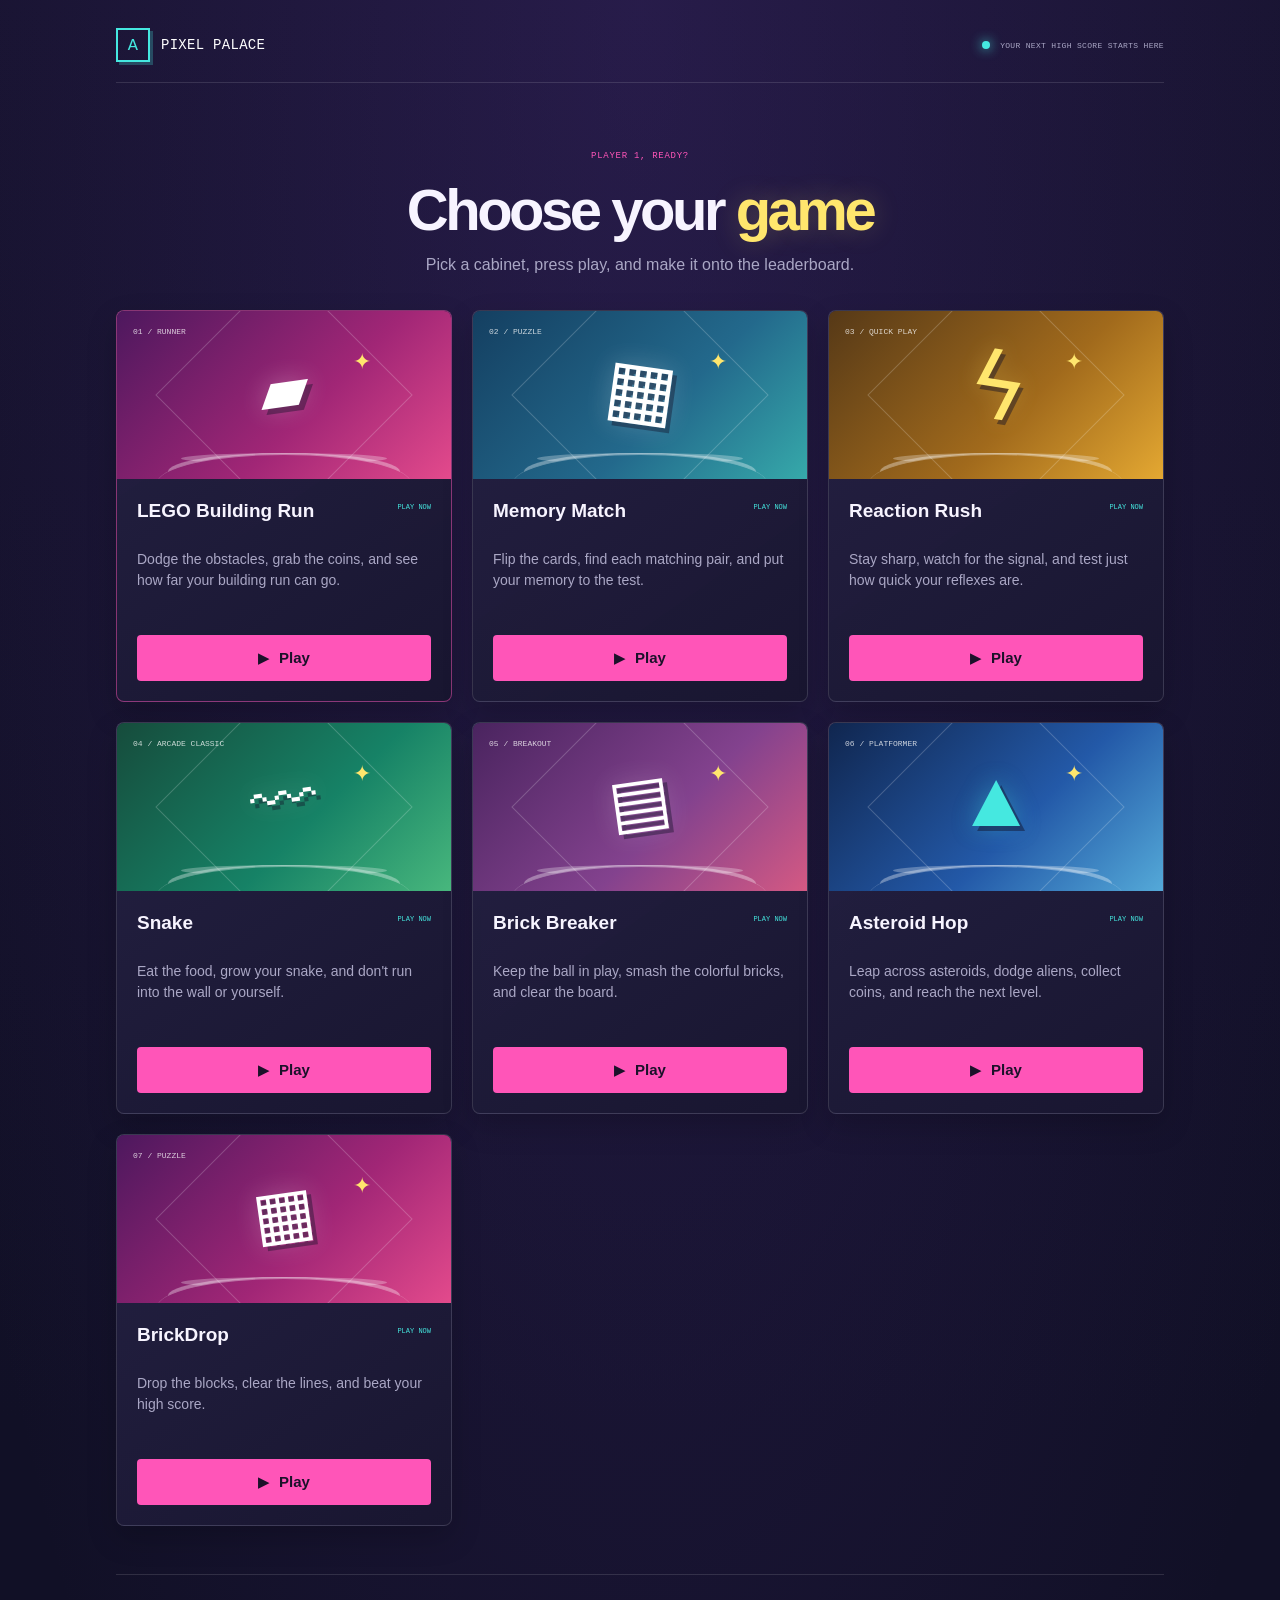
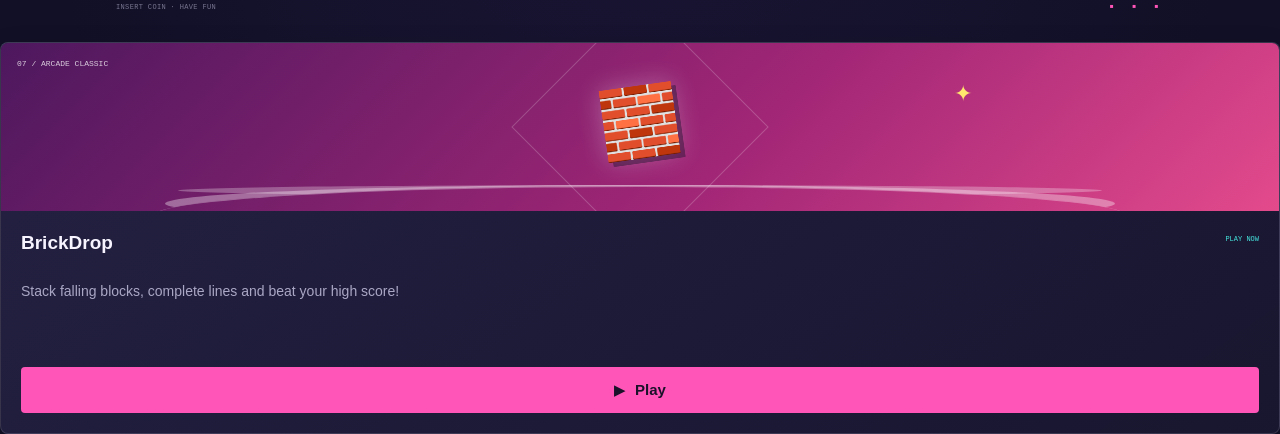
<file: index.html>
<!doctype html>
<html lang="en">
  <head>
    <meta charset="utf-8">
    <meta name="viewport" content="width=device-width, initial-scale=1">
    <meta http-equiv="refresh" content="0; url=Arcade/">
    <title>Pixel Palace</title>
  </head>
  <body>
    <p>Opening Pixel Palace... <a href="Arcade/">Continue to the arcade</a></p>
  </body>
</html>
</file>
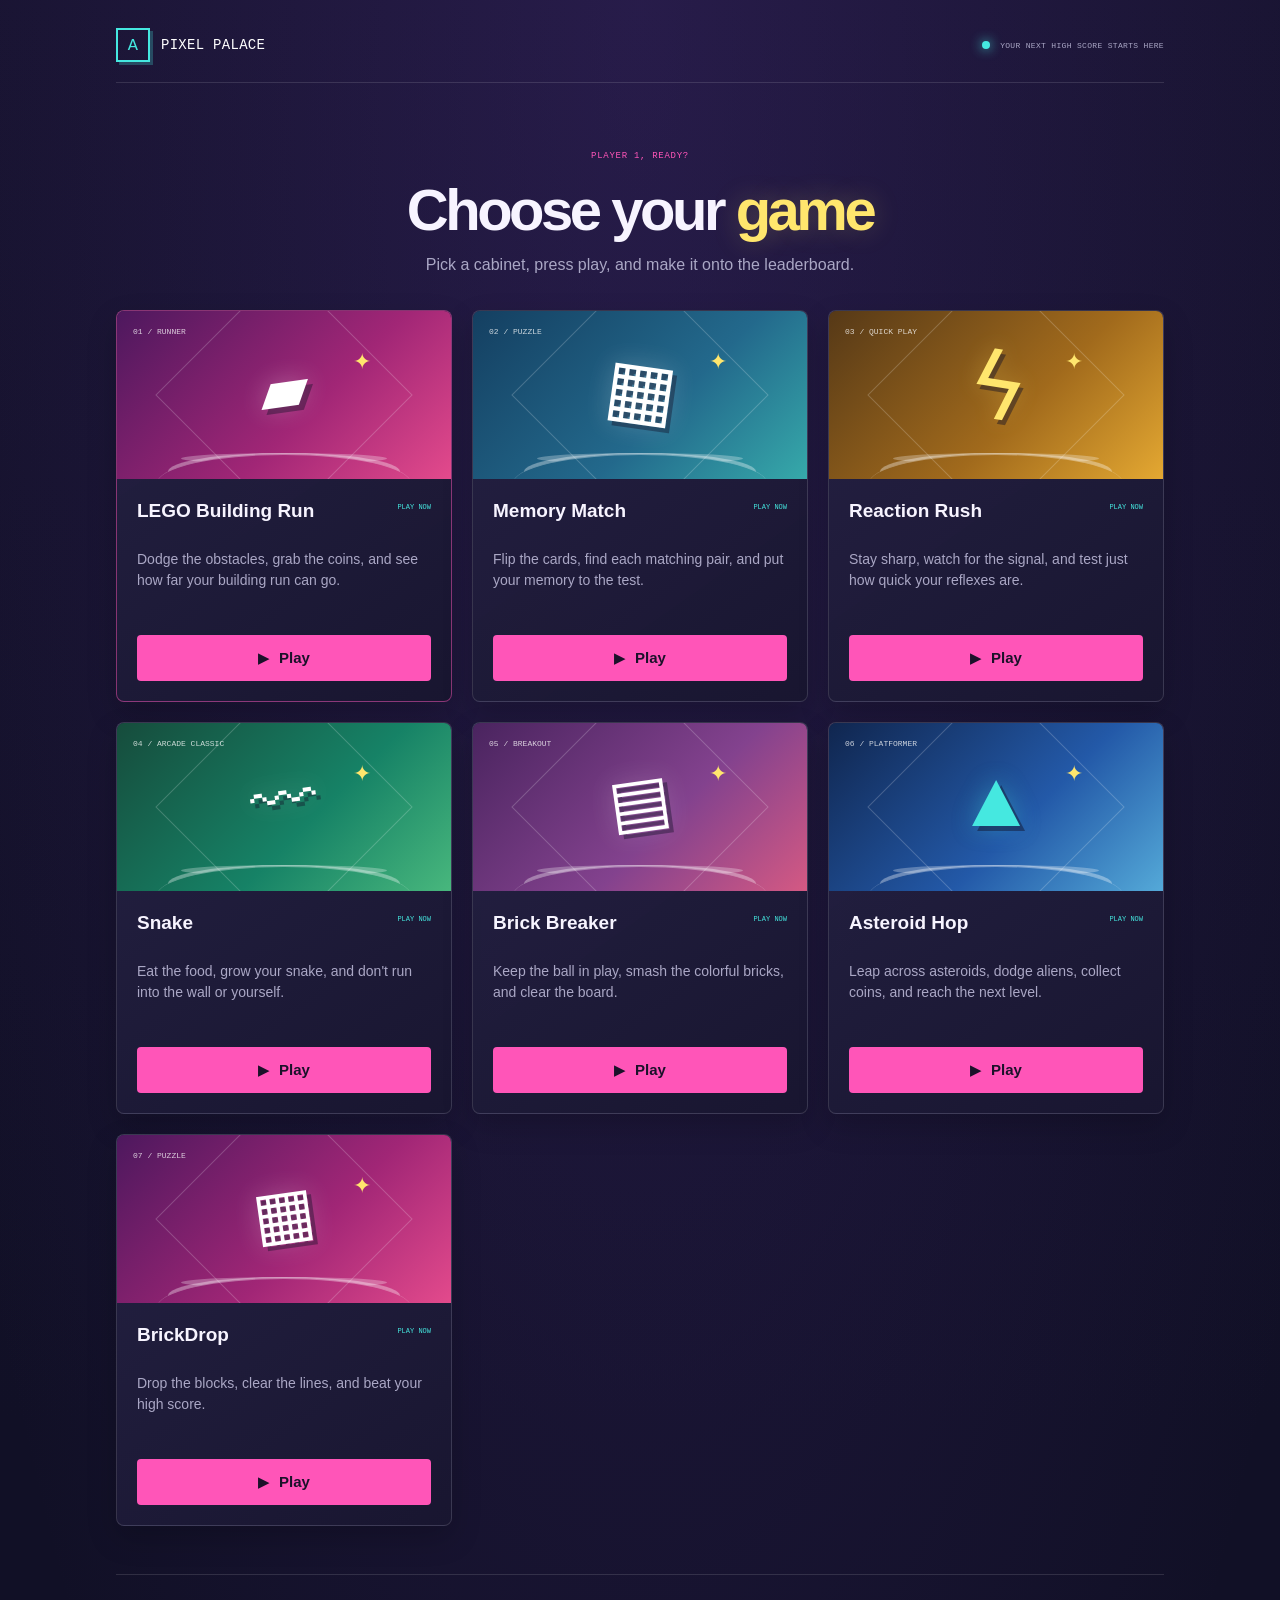
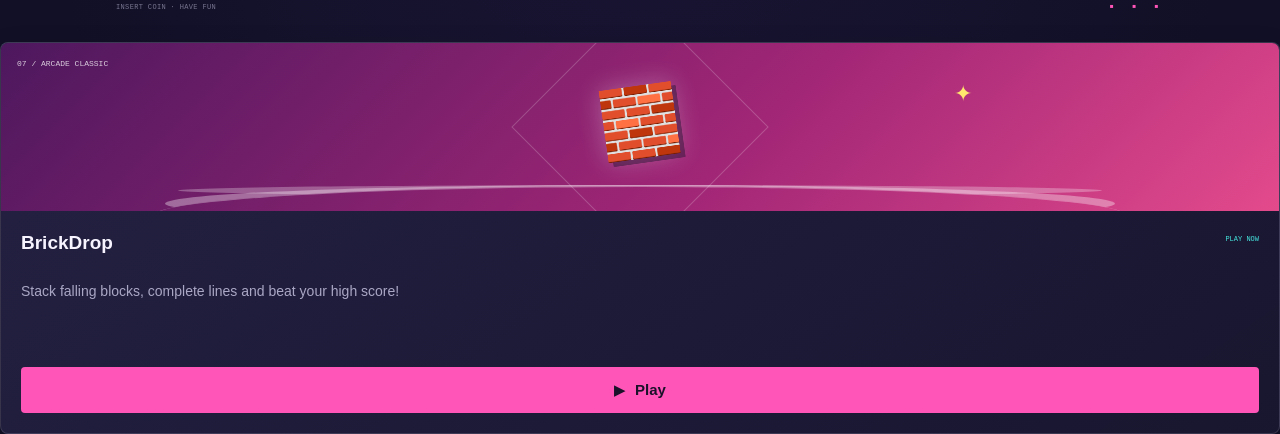
<file: Arcade/index.html>
<!doctype html>
<html lang="en">
  <head>
    <meta charset="utf-8">
    <meta name="viewport" content="width=device-width, initial-scale=1">
    <meta name="theme-color" content="#111026">
    <meta name="description" content="Pick a game and play at Pixel Palace, your retro arcade.">
    <title>Pixel Palace — Choose Your Game</title>
    <link rel="stylesheet" href="style.css">
  </head>
  <body>
    <div class="page-shell">
      <header class="site-header">
        <a class="brand" href="./" aria-label="Arcade home">
          <span class="brand-mark" aria-hidden="true">A</span>
          <span>PIXEL PALACE</span>
        </a>
        <p class="header-note"><span class="status-light" aria-hidden="true"></span> YOUR NEXT HIGH SCORE STARTS HERE</p>
      </header>

      <main>
        <section class="intro" aria-labelledby="page-title">
          <p class="eyebrow">PLAYER 1, READY?</p>
          <h1 id="page-title">Choose your <span>game</span></h1>
          <p class="intro-copy">Pick a cabinet, press play, and make it onto the leaderboard.</p>
        </section>

        <section class="game-grid" aria-label="Available games">
          <article class="game-card game-card--featured">
            <div class="card-art card-art--bricks" aria-hidden="true">
              <span class="art-label">01 / RUNNER</span>
              <span class="art-icon">▰</span>
              <span class="art-spark">✦</span>
            </div>
            <div class="card-content">
              <div class="card-heading">
                <h2>LEGO Building Run</h2>
                <span class="game-tag">PLAY NOW</span>
              </div>
              <p>Dodge the obstacles, grab the coins, and see how far your building run can go.</p>
              <a class="play-button" href="tap%20game/index.html">
                <span aria-hidden="true">▶</span> Play
              </a>
            </div>
          </article>

          <article class="game-card">
            <div class="card-art card-art--memory" aria-hidden="true">
              <span class="art-label">02 / PUZZLE</span>
              <span class="art-icon">▦</span>
              <span class="art-spark">✦</span>
            </div>
            <div class="card-content">
              <div class="card-heading">
                <h2>Memory Match</h2>
                <span class="game-tag">PLAY NOW</span>
              </div>
              <p>Flip the cards, find each matching pair, and put your memory to the test.</p>
              <a class="play-button" href="memory%20game/index.html">
                <span aria-hidden="true">▶</span> Play
              </a>
            </div>
          </article>

          <article class="game-card">
            <div class="card-art card-art--reaction" aria-hidden="true">
              <span class="art-label">03 / QUICK PLAY</span>
              <span class="art-icon">ϟ</span>
              <span class="art-spark">✦</span>
            </div>
            <div class="card-content">
              <div class="card-heading">
                <h2>Reaction Rush</h2>
                <span class="game-tag">PLAY NOW</span>
              </div>
              <p>Stay sharp, watch for the signal, and test just how quick your reflexes are.</p>
              <a class="play-button" href="Reaktion%20game/index.html">
                <span aria-hidden="true">▶</span> Play
              </a>
            </div>
          </article>

          <article class="game-card">
            <div class="card-art card-art--snake" aria-hidden="true">
              <span class="art-label">04 / ARCADE CLASSIC</span>
              <span class="art-icon">〰</span>
              <span class="art-spark">✦</span>
            </div>
            <div class="card-content">
              <div class="card-heading">
                <h2>Snake</h2>
                <span class="game-tag">PLAY NOW</span>
              </div>
              <p>Eat the food, grow your snake, and don't run into the wall or yourself.</p>
              <a class="play-button" href="snake/index.html">
                <span aria-hidden="true">▶</span> Play
              </a>
            </div>
          </article>

          <article class="game-card">
            <div class="card-art card-art--brick-breaker" aria-hidden="true">
              <span class="art-label">05 / BREAKOUT</span>
              <span class="art-icon">▤</span>
              <span class="art-spark">✦</span>
            </div>
            <div class="card-content">
              <div class="card-heading">
                <h2>Brick Breaker</h2>
                <span class="game-tag">PLAY NOW</span>
              </div>
              <p>Keep the ball in play, smash the colorful bricks, and clear the board.</p>
              <a class="play-button" href="brick-breaker/index.html">
                <span aria-hidden="true">▶</span> Play
              </a>
            </div>
          </article>

          <article class="game-card">
            <div class="card-art card-art--platformer" aria-hidden="true">
              <span class="art-label">06 / PLATFORMER</span>
              <span class="art-icon">▲</span>
              <span class="art-spark">✦</span>
            </div>
            <div class="card-content">
              <div class="card-heading">
                <h2>Asteroid Hop</h2>
                <span class="game-tag">PLAY NOW</span>
              </div>
              <p>Leap across asteroids, dodge aliens, collect coins, and reach the next level.</p>
              <a class="play-button" href="platformer/index.html">
                <span aria-hidden="true">▶</span> Play
              </a>
            </div>
          </article>
          
          <article class="game-card">
            <div class="card-art card-art--bricks" aria-hidden="true">
              <span class="art-label">07 / PUZZLE</span>
              <span class="art-icon">▦</span>
              <span class="art-spark">✦</span>
            </div>
            <div class="card-content">
              <div class="card-heading">
                <h2>BrickDrop</h2>
                <span class="game-tag">PLAY NOW</span>
              </div>
              <p>Drop the blocks, clear the lines, and beat your high score.</p>
              <a class="play-button" href="BrickDrop/index.html">
                <span aria-hidden="true">▶</span> Play
              </a>
            </div>
          </article>
        </section>
      </main>

      <footer class="site-footer">
        <span>INSERT COIN <span aria-hidden="true">·</span> HAVE FUN</span>
        <span class="footer-pixels" aria-hidden="true">▪ ▪ ▪</span>
      </footer>
    </div>
  </body>
  <article class="game-card">
  <div class="card-art card-art--bricks" aria-hidden="true">
    <span class="art-label">07 / ARCADE CLASSIC</span>
    <span class="art-icon">🧱</span>
    <span class="art-spark">✦</span>
  </div>

  <div class="card-content">
    <div class="card-heading">
      <h2>BrickDrop</h2>
      <span class="game-tag">PLAY NOW</span>
    </div>

    <p>Stack falling blocks, complete lines and beat your high score!</p>

    <a class="play-button" href="BrickDrop/index.html">
      <span aria-hidden="true">▶</span> Play
    </a>
  </div>
</article>
</html>
</file>
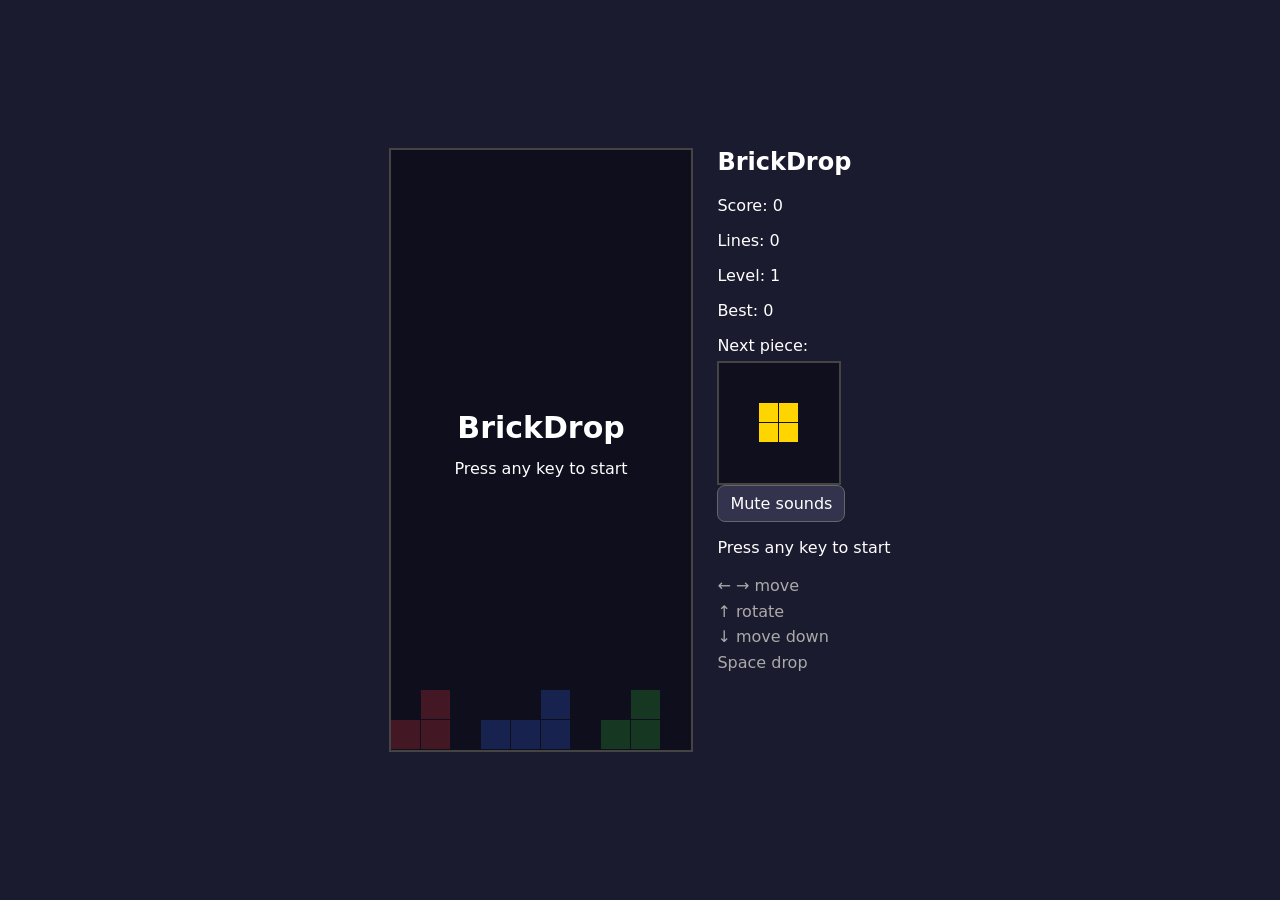
<file: BrickDrop/index.html>
<!DOCTYPE html>
<html lang="en">
<head>
<meta charset="UTF-8">
<meta name="viewport" content="width=device-width, initial-scale=1.0">
<title>BrickDrop</title>
<link rel="stylesheet" href="style.css">
</head>
<body>
<main class="game">
<canvas id="board" width="300" height="600"></canvas>
<aside class="panel">
<h1>BrickDrop</h1>
<p>Score: <span id="score">0</span></p>
<p>Lines: <span id="lines">0</span></p>
<p>Level: <span id="level">1</span></p>
<p>Best: <span id="best-score">0</span></p>
<p class="preview-label">Next piece:</p>
<canvas id="next-piece" width="120" height="120" aria-label="Next piece preview"></canvas>
<button id="sound-toggle" type="button" aria-pressed="false">Mute sounds</button>
<p id="message"></p>
<p class="help">← → move<br>↑ rotate<br>↓ move down<br>Space drop</p>
<div class="touch-controls" aria-label="Touch controls">
<button type="button" data-action="rotate" aria-label="Rotate piece">Rotate</button>
<div class="touch-dpad">
<button type="button" data-action="left" aria-label="Move left">←</button>
<button type="button" data-action="down" aria-label="Move down">↓</button>
<button type="button" data-action="right" aria-label="Move right">→</button>
</div>
<button type="button" data-action="drop" aria-label="Drop piece">Drop</button>
</div>
</aside>
</main>
<script src="game.js"></script>
</body>
</html>
</file>
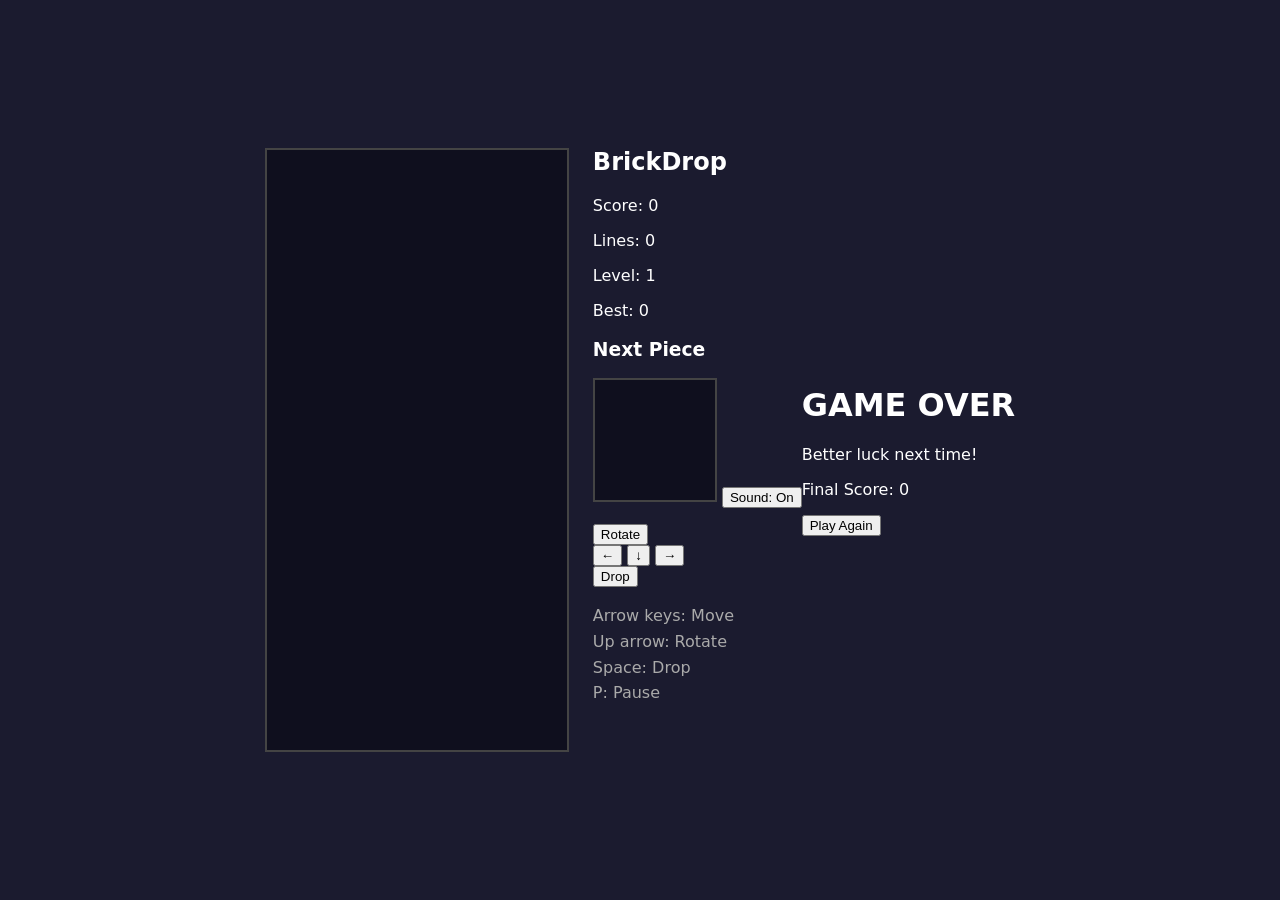
<file: BrickDrop_files/index.html>
<!DOCTYPE html>
<html lang="en">
<head>
    <meta charset="UTF-8">
    <meta name="viewport" content="width=device-width, initial-scale=1.0">
    <title>BrickDrop</title>
    <link rel="stylesheet" href="style.css">
</head>

<body>

    <main class="game">

        <!-- Game board -->
        <canvas id="board" width="300" height="600"></canvas>

        <!-- Game information -->
        <section class="panel">

            <h1>BrickDrop</h1>

            <p>Score: <span id="score">0</span></p>
            <p>Lines: <span id="lines">0</span></p>
            <p>Level: <span id="level">1</span></p>
            <p>Best: <span id="best">0</span></p>

            <h3 class="preview-label">Next Piece</h3>
            <canvas id="next-piece" width="120" height="120"></canvas>

            <button id="sound-toggle" type="button">
                Sound: On
            </button>

            <p id="message"></p>

            <!-- Mobile controls -->
            <div class="touch-controls" aria-label="Touch controls">

                <button type="button" data-action="rotate">
                    Rotate
                </button>

                <div class="touch-dpad">
                    <button type="button" data-action="left">←</button>
                    <button type="button" data-action="down">↓</button>
                    <button type="button" data-action="right">→</button>
                </div>

                <button type="button" data-action="drop">
                    Drop
                </button>

            </div>

            <p class="help">
                Arrow keys: Move<br>
                Up arrow: Rotate<br>
                Space: Drop<br>
                P: Pause
            </p>

        </section>

    </main>

    <!-- Game Over screen -->
    <div id="game-over-screen" class="game-over-screen">

        <div class="game-over-box">

            <h1>GAME OVER</h1>
            <p>Better luck next time!</p>

            <p>
                Final Score:
                <span id="final-score">0</span>
            </p>

            <button id="play-again-button" type="button">
                Play Again
            </button>

        </div>

    </div>

    <script src="game.js"></script>

</body>
</html>
</file>
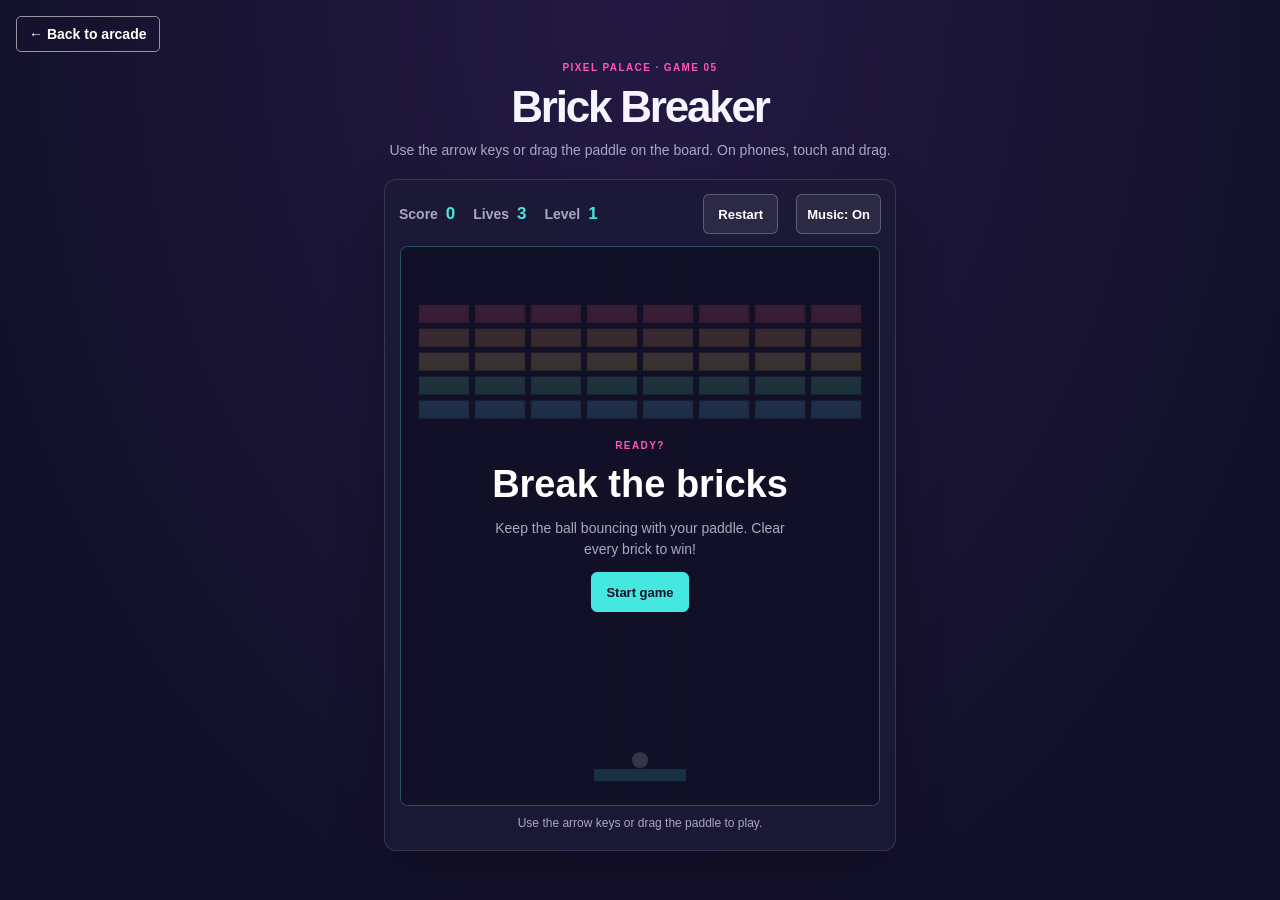
<file: Arcade/brick-breaker/index.html>
<!doctype html>
<html lang="en">
  <head>
    <meta charset="utf-8">
    <meta name="viewport" content="width=device-width, initial-scale=1">
    <meta name="theme-color" content="#111026">
    <meta name="description" content="Smash the bricks in Brick Breaker at Pixel Palace.">
    <title>Brick Breaker — Pixel Palace</title>
    <link rel="stylesheet" href="style.css">
    <script src="game.js" defer></script>
  </head>
  <body>
    <a class="back-to-arcade" href="../index.html">← Back to arcade</a>
    <main class="brick-page">
      <header class="game-header">
        <p class="eyebrow">PIXEL PALACE · GAME 05</p>
        <h1>Brick Breaker</h1>
        <p class="instructions">Use the arrow keys or drag the paddle on the board. On phones, touch and drag.</p>
      </header>

      <section class="game-panel" aria-label="Brick Breaker game">
        <div class="game-toolbar">
          <p class="stat-label">Score <strong id="score">0</strong></p>
          <p class="stat-label">Lives <strong id="lives">3</strong></p>
          <p class="stat-label">Level <strong id="level">1</strong></p>
          <button id="restart" class="restart-button" type="button">Restart</button>
          <button id="music-toggle" class="music-toggle" type="button" aria-pressed="true">Music: On</button>
        </div>
        <div class="board-wrap">
          <canvas
            id="game-board"
            width="480"
            height="560"
            tabindex="0"
            role="img"
            aria-label="Brick Breaker game board"
            aria-describedby="game-status"
          ></canvas>
          <div id="game-overlay" class="game-overlay">
            <p id="overlay-label" class="eyebrow">READY?</p>
            <h2 id="overlay-title">Break the bricks</h2>
            <p id="overlay-message">Keep the ball bouncing with your paddle. Clear every brick to win!</p>
            <button id="start-game" class="start-button" type="button">Start game</button>
          </div>
        </div>
        <p id="game-status" class="game-status" role="status" aria-live="polite">
          Use the arrow keys or drag the paddle to play.
        </p>
      </section>
    </main>
  </body>
</html>
</file>
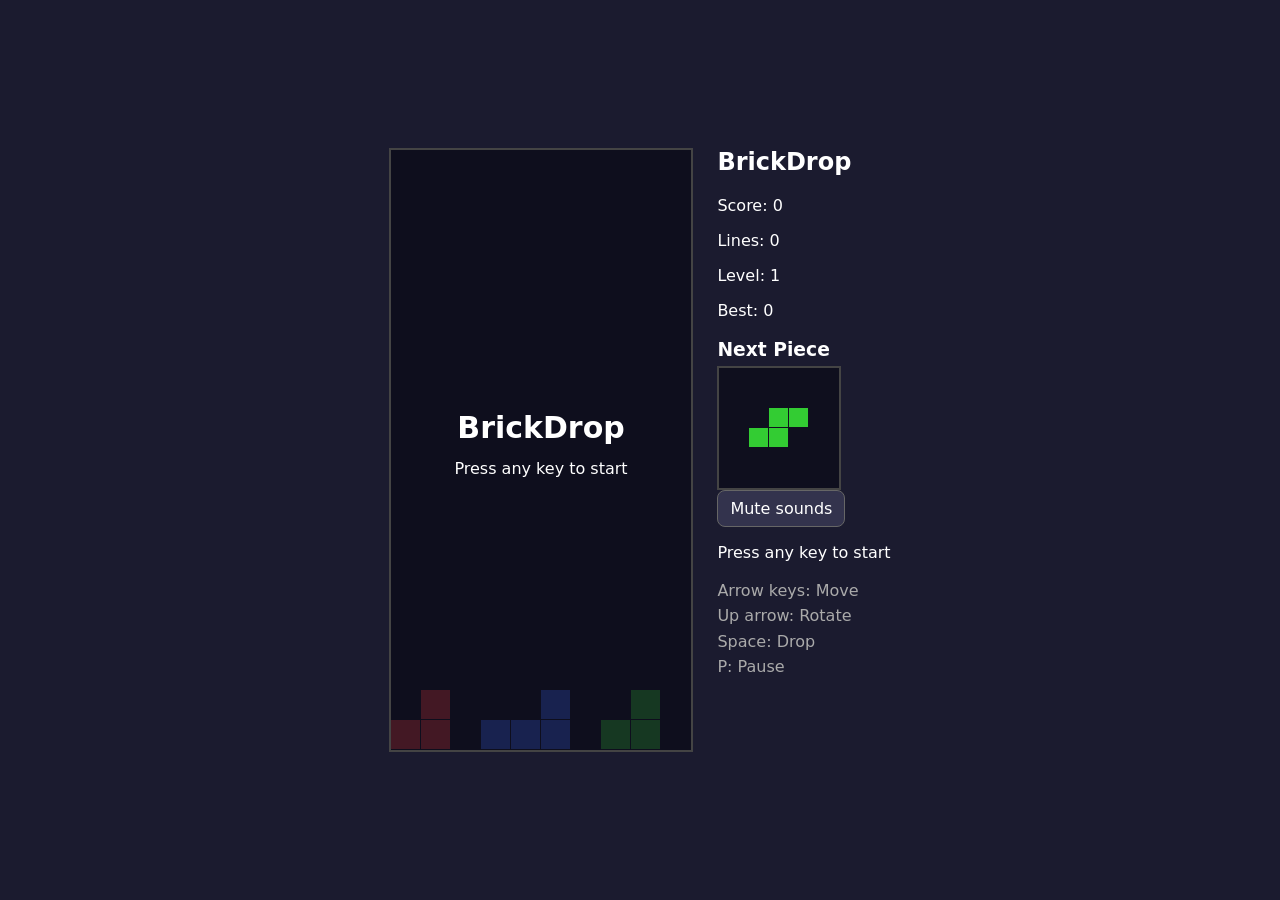
<file: Arcade/BrickDrop/index.html>
<!DOCTYPE html>
<html lang="en">
<head>
    <meta charset="UTF-8">
    <meta name="viewport" content="width=device-width, initial-scale=1.0">
    <title>BrickDrop</title>
    <link rel="stylesheet" href="style.css">
</head>

<body>

    <main class="game">

        <canvas id="board" width="300" height="600"></canvas>

        <section class="panel">

            <h1>BrickDrop</h1>

            <p>Score: <span id="score">0</span></p>
            <p>Lines: <span id="lines">0</span></p>
            <p>Level: <span id="level">1</span></p>
            <p>Best: <span id="best-score">0</span></p>

            <h3 class="preview-label">Next Piece</h3>
            <canvas id="next-piece" width="120" height="120"></canvas>

            <button id="sound-toggle" type="button">
                Mute sounds
            </button>

            <p id="message"></p>

            <div class="touch-controls" aria-label="Touch controls">

                <button type="button" data-action="rotate">Rotate</button>

                <div class="touch-dpad">
                    <button type="button" data-action="left">←</button>
                    <button type="button" data-action="down">↓</button>
                    <button type="button" data-action="right">→</button>
                </div>

                <button type="button" data-action="drop">Drop</button>

            </div>

            <p class="help">
                Arrow keys: Move<br>
                Up arrow: Rotate<br>
                Space: Drop<br>
                P: Pause
            </p>

        </section>

    </main>

    <script src="game.js"></script>

</body>
</html>
</file>
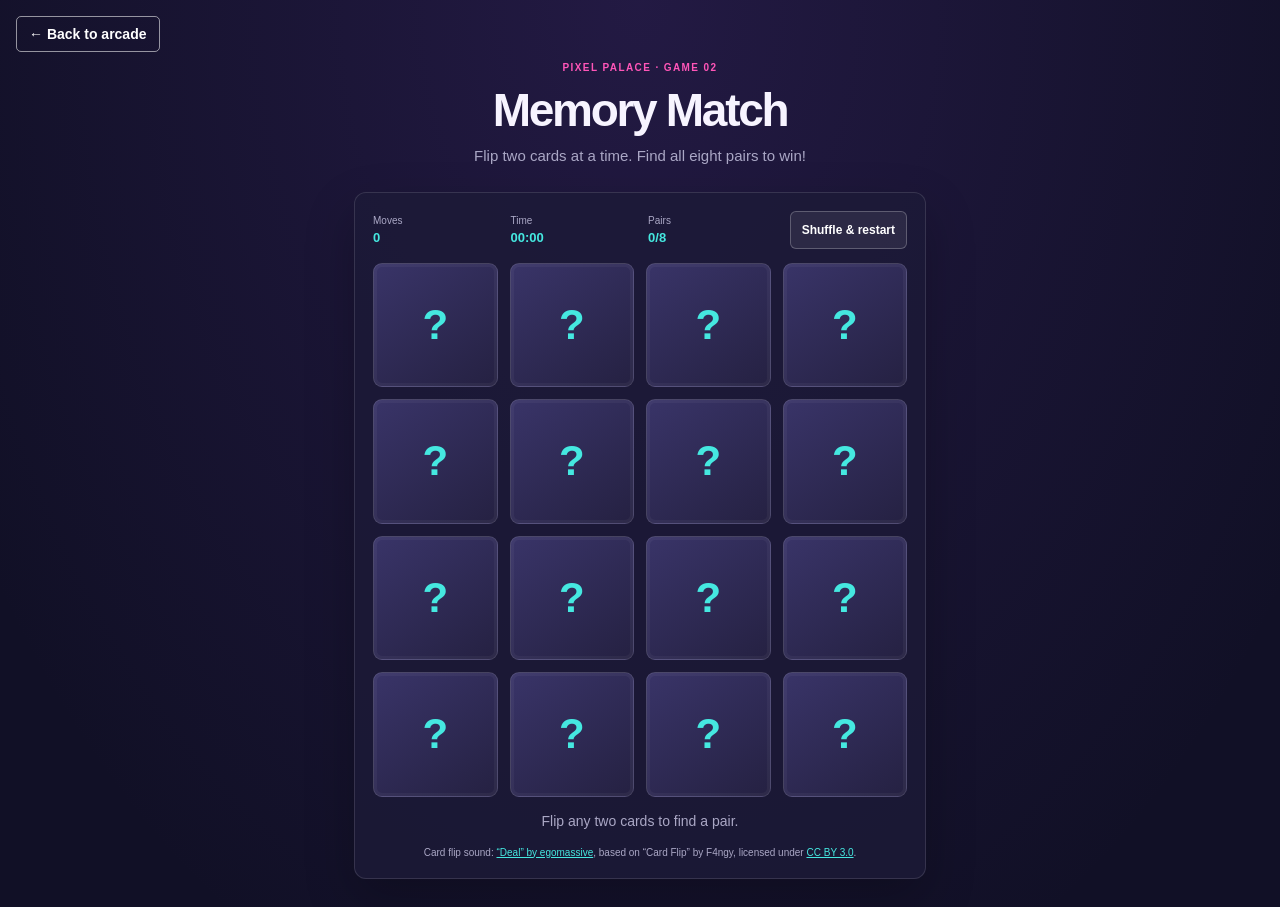
<file: Arcade/memory game/index.html>
<!doctype html>
<html lang="en">
  <head>
    <meta charset="utf-8">
    <meta name="viewport" content="width=device-width, initial-scale=1">
    <meta name="theme-color" content="#111026">
    <meta name="description" content="Find all eight pairs in Memory Match at Pixel Palace.">
    <title>Memory Match — Pixel Palace</title>
    <link rel="stylesheet" href="style.css">
    <script src="game.js" defer></script>
  </head>
  <body>
    <a class="back-to-arcade" href="../index.html">← Back to arcade</a>
    <main class="memory-page">
      <header class="game-header">
        <p class="eyebrow">PIXEL PALACE · GAME 02</p>
        <h1>Memory Match</h1>
        <p class="instructions">Flip two cards at a time. Find all eight pairs to win!</p>
      </header>

      <section class="game-panel" aria-label="Memory Match game">
        <div class="game-toolbar">
          <div class="game-stats" aria-label="Game statistics">
            <p class="stat-item"><span class="stat-label">Moves</span><strong id="move-count">0</strong></p>
            <p class="stat-item"><span class="stat-label">Time</span><strong id="timer-display">00:00</strong></p>
            <p class="stat-item"><span class="stat-label">Pairs</span><strong><span id="pair-count">0</span>/8</strong></p>
          </div>
          <button id="restart" class="restart-button" type="button">Shuffle &amp; restart</button>
        </div>
        <div id="memory-grid" class="memory-grid" role="group" aria-label="16 memory cards"></div>
        <p id="game-status" class="game-status" role="status" aria-live="polite" aria-atomic="true">
          Flip any two cards to find a pair.
        </p>
        <p class="sound-credit">
          Card flip sound: <a href="https://freesound.org/people/egomassive/sounds/536784/" target="_blank" rel="noopener noreferrer">“Deal” by egomassive</a>,
          based on “Card Flip” by F4ngy, licensed under
          <a href="https://creativecommons.org/licenses/by/3.0/" target="_blank" rel="noopener noreferrer">CC BY 3.0</a>.
        </p>
      </section>
      <dialog id="win-screen" class="win-screen" aria-labelledby="win-title">
        <p class="eyebrow">ALL PAIRS FOUND</p>
        <h2 id="win-title">You win!</h2>
        <p id="win-summary" class="win-summary"></p>
        <button id="play-again" class="restart-button" type="button">Play again</button>
      </dialog>
    </main>
  </body>
</html>
</file>
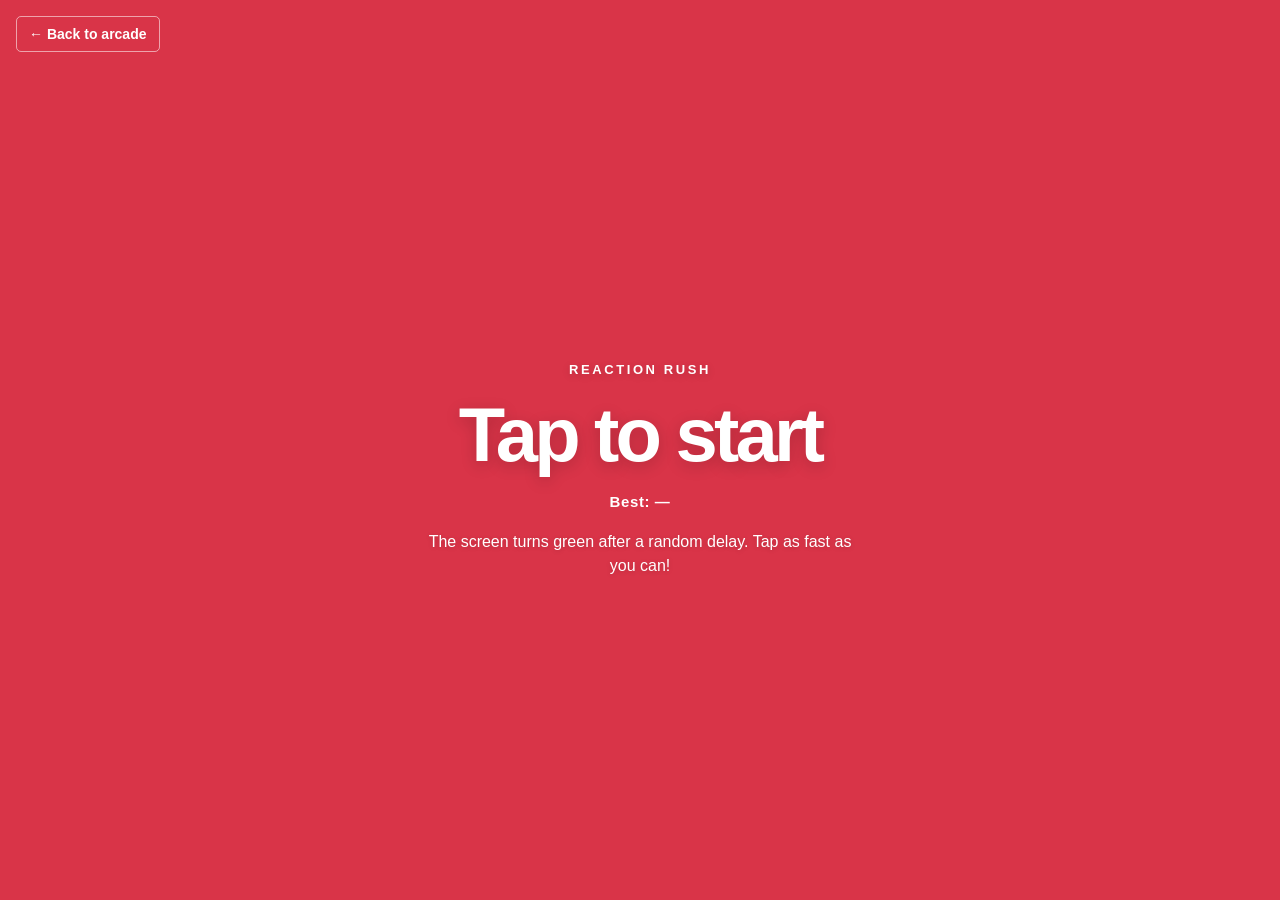
<file: Arcade/Reaktion game/index.html>
<!doctype html>
<html lang="en">
  <head>
    <meta charset="utf-8">
    <meta name="viewport" content="width=device-width, initial-scale=1">
    <meta name="theme-color" content="#d93448">
    <meta name="description" content="Test your reflexes in Reaction Rush at Pixel Palace.">
    <title>Reaction Rush — Pixel Palace</title>
    <link rel="stylesheet" href="style.css">
    <script src="game.js" defer></script>
  </head>
  <body data-state="ready">
    <a class="back-to-arcade" href="../index.html">← Back to arcade</a>
    <main>
      <button id="game-surface" class="game-surface" type="button" data-state="ready">
        <span class="game-title">REACTION RUSH</span>
        <span id="game-message" class="game-message" aria-live="polite" aria-atomic="true">Tap to start</span>
        <span id="best-time" class="best-time" aria-live="polite" aria-atomic="true">Best: —</span>
        <span id="game-hint" class="game-hint">The screen turns green after a random delay. Tap as fast as you can!</span>
      </button>
    </main>
  </body>
</html>
</file>
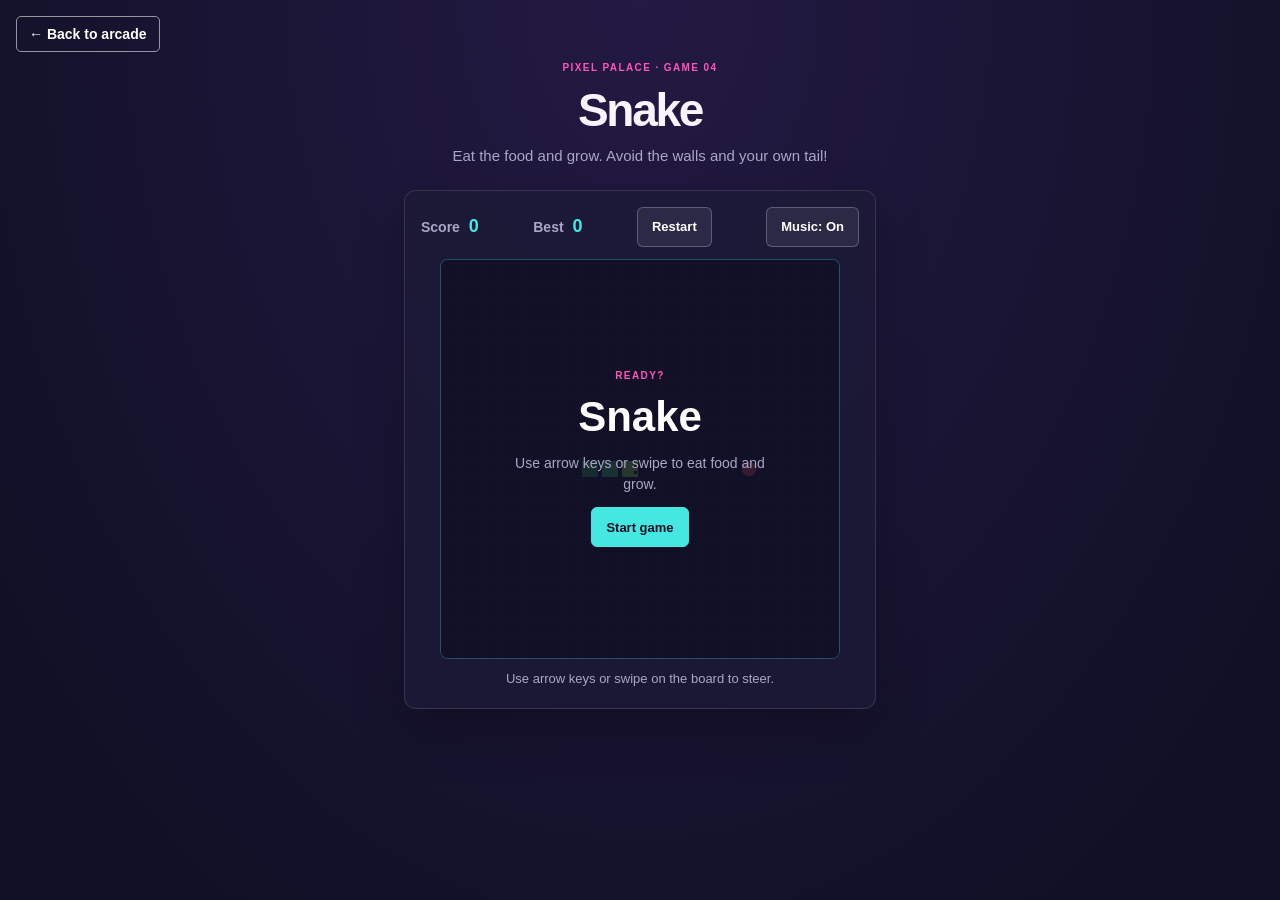
<file: Arcade/snake/index.html>
<!doctype html>
<html lang="en">
  <head>
    <meta charset="utf-8">
    <meta name="viewport" content="width=device-width, initial-scale=1">
    <meta name="theme-color" content="#111026">
    <meta name="description" content="Play Snake at Pixel Palace. Eat, grow, and avoid the walls.">
    <title>Snake — Pixel Palace</title>
    <link rel="stylesheet" href="style.css">
    <script src="game.js" defer></script>
  </head>
  <body>
    <a class="back-to-arcade" href="../index.html">← Back to arcade</a>
    <main class="snake-page">
      <header class="game-header">
        <p class="eyebrow">PIXEL PALACE · GAME 04</p>
        <h1>Snake</h1>
        <p class="instructions">Eat the food and grow. Avoid the walls and your own tail!</p>
      </header>

      <section class="game-panel" aria-label="Snake game">
        <div class="game-toolbar">
          <p class="score-label">Score <strong id="score">0</strong></p>
          <p class="score-label">Best <strong id="best-score">0</strong></p>
          <button id="restart" class="restart-button" type="button">Restart</button>
          <button id="music-toggle" class="music-toggle" type="button" aria-pressed="true">Music: On</button>
        </div>
        <div class="board-wrap">
          <canvas
            id="game-board"
            width="400"
            height="400"
            tabindex="0"
            role="img"
            aria-label="Snake game board"
            aria-describedby="game-status"
          ></canvas>
          <div id="game-overlay" class="game-overlay">
            <p id="overlay-label" class="eyebrow">READY?</p>
            <h2 id="overlay-title">Snake</h2>
            <p id="overlay-message">Use arrow keys or swipe to eat food and grow.</p>
            <button id="start-game" class="start-button" type="button">Start game</button>
          </div>
        </div>
        <p id="game-status" class="game-status" role="status" aria-live="polite">
          Use arrow keys or swipe on the board to steer.
        </p>
      </section>
    </main>
  </body>
</html>
</file>
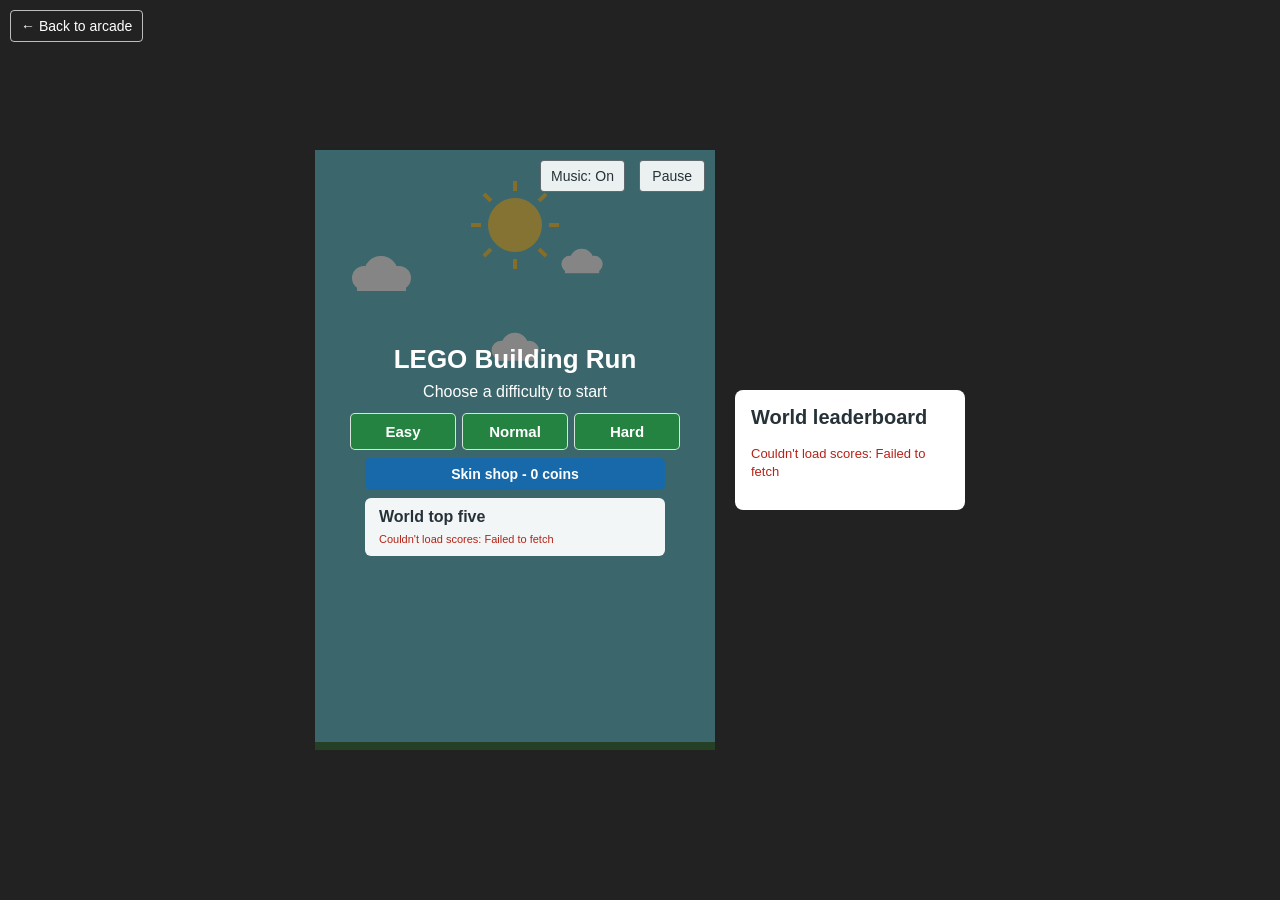
<file: Arcade/tap game/index.html>
<!DOCTYPE html>
<html lang="en">
<head>
<meta charset="UTF-8">
<meta name="viewport" content="width=device-width, initial-scale=1.0">
<title>My Tap Game</title>
<link rel="stylesheet" href="style.css">
</head>
<body>
<a class="back-to-arcade" href="../index.html">← Back to arcade</a>
<main class="game-layout">
<div class="game-container">
<canvas id="game" width="400" height="600"></canvas>
<section id="start-screen" class="start-screen" aria-labelledby="start-title">
<h1 id="start-title">LEGO Building Run</h1>
<p id="start-message">Choose a difficulty to start</p>
<form id="score-form" hidden>
<label for="player-name">Enter your name for the leaderboard</label>
<div class="score-form-fields">
<input id="player-name" name="player-name" maxlength="20" required autocomplete="nickname">
<button id="submit-score" type="submit" disabled>Submit score</button>
</div>
</form>
<div class="difficulty-buttons">
<button type="button" class="difficulty-button" data-difficulty="easy">Easy</button>
<button type="button" class="difficulty-button" data-difficulty="normal">Normal</button>
<button type="button" class="difficulty-button" data-difficulty="hard">Hard</button>
</div>
<button id="skin-shop-toggle" class="skin-shop-toggle" type="button" aria-expanded="false" aria-controls="skin-shop">
Skin shop - 0 coins
</button>
<section id="skin-shop" class="skin-shop" aria-labelledby="skin-shop-title" hidden>
<h2 id="skin-shop-title">Player skins</h2>
<p>Coins: <strong id="shop-coin-balance">0</strong></p>
<div id="skin-items"></div>
<p id="skin-shop-status" role="status" aria-live="polite">Collect coins during a run to unlock skins.</p>
</section>
<section class="start-leaderboard" aria-labelledby="start-leaderboard-title">
<h2 id="start-leaderboard-title">World top five</h2>
<ol id="start-leaderboard-list"></ol>
<p id="start-leaderboard-status" role="status" aria-live="polite">Loading scores...</p>
</section>
</section>
<button id="music-toggle" type="button" aria-pressed="true">Music: On</button>
<button id="pause" type="button" aria-pressed="false">Pause</button>
</div>
<aside class="leaderboard-panel" aria-labelledby="leaderboard-title">
<h1 id="leaderboard-title">World leaderboard</h1>
<ol id="leaderboard-list"></ol>
<p id="leaderboard-status" role="status" aria-live="polite">Loading scores...</p>
</aside>
</main>
<script type="module" src="game.js"></script>
</body>
</html>
</file>
<file: Arcade/style.css>
:root {
  color-scheme: dark;
  font-family: "Space Grotesk", "Trebuchet MS", sans-serif;
  background: #111026;
  color: #f7f4ff;
  font-synthesis: none;
  text-rendering: optimizeLegibility;
  --ink: #111026;
  --muted: #aaa7c5;
  --pink: #ff55b8;
  --cyan: #45e8e0;
  --yellow: #ffe66d;
}

* {
  box-sizing: border-box;
}

body {
  min-width: 320px;
  min-height: 100vh;
  margin: 0;
  background:
    radial-gradient(ellipse at 50% 0, rgb(86 53 151 / 26%), transparent 48rem),
    linear-gradient(180deg, #17132f 0%, var(--ink) 70%);
}

body::before {
  position: fixed;
  z-index: -1;
  pointer-events: none;
  background-image: radial-gradient(rgb(255 255 255 / 24%) 1px, transparent 1px);
  background-position: 8px 8px;
  background-size: 32px 32px;
  content: "";
  inset: 0;
  mask-image: linear-gradient(to bottom, #000, transparent 78%);
}

a {
  color: inherit;
}

.page-shell {
  width: min(1120px, 100%);
  min-height: 100vh;
  margin: 0 auto;
  padding: 28px 36px 20px;
  display: flex;
  flex-direction: column;
}

.site-header,
.site-footer {
  display: flex;
  align-items: center;
  justify-content: space-between;
}

.site-header {
  min-height: 48px;
  border-bottom: 1px solid rgb(255 255 255 / 12%);
  padding-bottom: 20px;
}

.brand {
  display: inline-flex;
  align-items: center;
  gap: 11px;
  color: #fff;
  font-family: "Press Start 2P", "Courier New", monospace;
  font-size: 14px;
  letter-spacing: 0.02em;
  text-decoration: none;
}

.brand-mark {
  display: grid;
  width: 34px;
  height: 34px;
  place-items: center;
  border: 2px solid var(--cyan);
  color: var(--cyan);
  font-size: 17px;
  box-shadow: 3px 3px 0 rgb(69 232 224 / 25%);
}

.header-note,
.eyebrow,
.art-label,
.game-tag,
.site-footer {
  font-family: "Press Start 2P", "Courier New", monospace;
}

.header-note {
  display: flex;
  align-items: center;
  gap: 10px;
  margin: 0;
  color: var(--muted);
  font-size: 8px;
  letter-spacing: 0.04em;
}

.status-light {
  width: 8px;
  height: 8px;
  border-radius: 50%;
  background: var(--cyan);
  box-shadow: 0 0 12px var(--cyan);
}

main {
  flex: 1;
}

.intro {
  padding: 68px 0 36px;
  text-align: center;
}

.eyebrow {
  margin: 0 0 18px;
  color: var(--pink);
  font-size: 9px;
  letter-spacing: 0.08em;
}

h1,
h2,
p {
  margin-top: 0;
}

.intro h1 {
  margin-bottom: 14px;
  font-size: clamp(36px, 6vw, 58px);
  line-height: 1.08;
  letter-spacing: -0.06em;
}

.intro h1 span {
  color: var(--yellow);
  text-shadow: 0 0 28px rgb(255 230 109 / 22%);
}

.intro-copy {
  margin-bottom: 0;
  color: var(--muted);
  font-size: 16px;
}

.game-grid {
  display: grid;
  grid-template-columns: repeat(3, minmax(0, 1fr));
  gap: 20px;
  padding-bottom: 48px;
}

.game-card {
  overflow: hidden;
  border: 1px solid rgb(255 255 255 / 13%);
  border-radius: 8px;
  background: linear-gradient(145deg, rgb(37 34 68 / 96%), rgb(25 22 48 / 98%));
  box-shadow: 0 12px 30px rgb(0 0 0 / 18%);
  transition: transform 160ms ease, border-color 160ms ease, box-shadow 160ms ease;
}

.game-card:hover {
  transform: translateY(-4px);
  border-color: rgb(69 232 224 / 60%);
  box-shadow: 0 16px 36px rgb(0 0 0 / 30%), 0 0 22px rgb(69 232 224 / 8%);
}

.game-card--featured {
  border-color: rgb(255 85 184 / 48%);
}

.card-art {
  position: relative;
  display: grid;
  min-height: 168px;
  overflow: hidden;
  place-items: center;
  isolation: isolate;
}

.card-art::before,
.card-art::after {
  position: absolute;
  z-index: -1;
  content: "";
}

.card-art::before {
  width: 180px;
  height: 180px;
  border: 1px solid rgb(255 255 255 / 20%);
  transform: rotate(45deg);
}

.card-art::after {
  right: 12%;
  bottom: -34px;
  left: 12%;
  height: 58px;
  border-top: 1px solid rgb(255 255 255 / 35%);
  border-radius: 50%;
  box-shadow: 0 -12px 0 -11px rgb(255 255 255 / 35%), 0 -25px 0 -24px rgb(255 255 255 / 28%);
}

.card-art--bricks {
  background: linear-gradient(135deg, #4d185e, #a12676 58%, #e34a8c);
}

.card-art--memory {
  background: linear-gradient(135deg, #143f61, #23698c 58%, #36a9aa);
}

.card-art--reaction {
  background: linear-gradient(135deg, #563917, #a16a1c 58%, #e4a832);
}

.card-art--snake {
  background: linear-gradient(135deg, #164c3c, #168266 58%, #48b77d);
}

.card-art--brick-breaker {
  background: linear-gradient(135deg, #4a245f, #83428e 58%, #d45983);
}

.card-art--platformer {
  background: linear-gradient(135deg, #10264f, #2359a8 58%, #54a9d8);
}

.card-art--platformer .art-icon {
  color: var(--cyan);
  font-size: 82px;
  text-shadow: 5px 5px 0 rgb(17 16 38 / 45%), 0 0 24px rgb(69 232 224 / 35%);
  transform: rotate(0deg);
}

.art-label {
  position: absolute;
  top: 16px;
  left: 16px;
  color: rgb(255 255 255 / 78%);
  font-size: 8px;
}

.art-icon {
  color: #fff;
  font-family: "Press Start 2P", "Courier New", monospace;
  font-size: 66px;
  line-height: 1;
  text-shadow: 5px 5px 0 rgb(17 16 38 / 40%), 0 0 26px rgb(255 255 255 / 28%);
  transform: rotate(-8deg);
}

.card-art--memory .art-icon {
  font-size: 76px;
  transform: rotate(8deg);
}

.card-art--reaction .art-icon {
  color: var(--yellow);
  font-size: 92px;
  text-shadow: 4px 5px 0 rgb(17 16 38 / 45%), 0 0 22px rgb(255 230 109 / 28%);
  transform: rotate(9deg);
}

.art-spark {
  position: absolute;
  top: 38px;
  right: 24%;
  color: var(--yellow);
  font-size: 22px;
}

.card-content {
  padding: 20px;
}

.card-heading {
  display: flex;
  min-height: 38px;
  align-items: flex-start;
  justify-content: space-between;
  gap: 10px;
}

.card-heading h2 {
  margin-bottom: 0;
  font-size: 19px;
  line-height: 1.3;
}

.game-tag {
  flex: 0 0 auto;
  margin-top: 3px;
  color: var(--cyan);
  font-size: 7px;
  line-height: 1.6;
  text-align: right;
}

.game-tag--soon {
  color: var(--yellow);
}

.card-content p {
  min-height: 66px;
  margin: 12px 0 20px;
  color: var(--muted);
  font-size: 14px;
  line-height: 1.55;
}

.play-button {
  display: flex;
  width: 100%;
  min-height: 46px;
  align-items: center;
  justify-content: center;
  gap: 9px;
  border: 0;
  border-radius: 4px;
  background: var(--pink);
  color: #1b1129;
  font: 700 15px "Space Grotesk", "Trebuchet MS", sans-serif;
  text-decoration: none;
  cursor: pointer;
  transition: filter 140ms ease, transform 140ms ease;
}

.play-button:hover:not(:disabled) {
  filter: brightness(1.13);
  transform: translateY(-1px);
}

.play-button:focus-visible,
.brand:focus-visible {
  outline: 3px solid var(--yellow);
  outline-offset: 4px;
}

.play-button:disabled {
  border: 1px solid rgb(255 255 255 / 14%);
  background: rgb(255 255 255 / 7%);
  color: #827f9e;
  cursor: not-allowed;
}

.site-footer {
  min-height: 48px;
  border-top: 1px solid rgb(255 255 255 / 12%);
  padding-top: 17px;
  color: #77748f;
  font-size: 7px;
  letter-spacing: 0.05em;
}

.footer-pixels {
  color: var(--pink);
  font-size: 12px;
  letter-spacing: 4px;
}

@media (max-width: 850px) {
  .page-shell {
    padding-right: 24px;
    padding-left: 24px;
  }

  .game-grid {
    grid-template-columns: repeat(2, minmax(0, 1fr));
  }

  .game-card--featured {
    grid-column: 1 / -1;
  }

  .game-card--featured .card-art {
    min-height: 190px;
  }
}

@media (max-width: 560px) {
  .page-shell {
    padding: 18px 18px 16px;
  }

  .site-header {
    padding-bottom: 15px;
  }

  .brand {
    gap: 8px;
    font-size: 11px;
  }

  .brand-mark {
    width: 30px;
    height: 30px;
    font-size: 15px;
  }

  .header-note {
    max-width: 145px;
    font-size: 6px;
    line-height: 1.6;
  }

  .intro {
    padding: 54px 0 28px;
  }

  .intro-copy {
    max-width: 300px;
    margin: 0 auto;
    font-size: 14px;
    line-height: 1.5;
  }

  .game-grid {
    grid-template-columns: minmax(0, 1fr);
    gap: 15px;
    padding-bottom: 34px;
  }

  .game-card--featured {
    grid-column: auto;
  }

  .card-art,
  .game-card--featured .card-art {
    min-height: 150px;
  }

  .card-content {
    padding: 17px;
  }

  .card-content p {
    min-height: 0;
    margin-bottom: 17px;
  }

  .site-footer {
    font-size: 6px;
  }
}

@media (prefers-reduced-motion: reduce) {
  *,
  *::before,
  *::after {
    scroll-behavior: auto !important;
    transition-duration: 0.01ms !important;
  }
}
</file>
<file: BrickDrop/style.css>
body {
    margin: 0;
    min-height: 100vh;
    display: flex;
    justify-content: center;
    align-items: center;
    background: #1b1b2f;
    color: white;
    font-family: system-ui, sans-serif;
}

.game {
    display: flex;
    gap: 24px;
    align-items: flex-start;
}

canvas {
    background: #0f0f1e;
    border: 2px solid #444;
    max-height: 90vh;
}

#next-piece {
    display: block;
    width: 120px;
    height: 120px;
    max-height: none;
}

.panel h1 {
    margin-top: 0;
}

.preview-label {
    margin-bottom: 6px;
}

button {
    background: #33334d;
    border: 1px solid #666;
    border-radius: 8px;
    color: white;
    cursor: pointer;
    font: inherit;
    padding: 8px 12px;
}

button:hover {
    background: #44445f;
}

.touch-controls {
    display: none;
}

.help {
    color: #aaa;
    line-height: 1.6;
}

/* MOBILE CONTROLS */
@media (max-width: 700px), (pointer: coarse) {

    body {
        align-items: flex-start;
        min-height: 100dvh;
    }

    .game {
        flex-direction: column;
        align-items: center;
        gap: 12px;
        padding: 12px;
        width: 100%;
        box-sizing: border-box;
    }

    canvas#board {
        width: min(300px, calc(100vw - 32px));
        height: auto;
    }

    .panel {
        width: min(300px, calc(100vw - 32px));
        text-align: center;
    }

    .panel h1 {
        margin-bottom: 8px;
    }

    .panel > p {
        margin: 5px 0;
    }

    #next-piece {
        margin: 0 auto;
    }

    .help {
        display: none;
    }

    .touch-controls {
        display: flex;
        flex-direction: column;
        align-items: center;
        gap: 12px;
        margin-top: 18px;
        width: 100%;
    }

    .touch-dpad {
        display: grid;
        grid-template-columns: repeat(3, minmax(0, 1fr));
        gap: 10px;
        width: 100%;
    }

    .touch-controls button {
        min-width: 0;
        width: 100%;
        min-height: 68px;
        font-size: 1.4rem;
        font-weight: bold;
        border-radius: 12px;
        touch-action: none;
        user-select: none;
        -webkit-user-select: none;
        -webkit-tap-highlight-color: transparent;
    }

    .touch-controls > button {
        max-width: 220px;
    }

    .touch-controls button:active {
        background: #2878db;
        transform: scale(0.96);
    }
}
</file>
<file: BrickDrop_files/style.css>
body {
margin: 0;
min-height: 100vh;
display: flex;
justify-content: center;
align-items: center;
background: #1b1b2f;
color: white;
font-family: system-ui, sans-serif;
}
.game {
display: flex;
gap: 24px;
align-items: flex-start;
}
canvas {
    background: #0f0f1e;
border: 2px solid #444;
max-height: 90vh;
}
.panel h1 {
margin-top: 0;
}
.help {
color: #aaa;
line-height: 1.6;
}
</file>
<file: Arcade/brick-breaker/style.css>
:root {
  color-scheme: dark;
  font-family: "Trebuchet MS", Arial, sans-serif;
  background: #111026;
  color: #f7f4ff;
  font-synthesis: none;
  text-rendering: optimizeLegibility;
  --muted: #aaa7c5;
  --cyan: #45e8e0;
  --pink: #ff55b8;
}

* {
  box-sizing: border-box;
}

body {
  min-width: 320px;
  min-height: 100vh;
  min-height: 100svh;
  margin: 0;
  background:
    radial-gradient(ellipse at 50% 0, rgb(86 53 151 / 26%), transparent 48rem),
    #111026;
}

.back-to-arcade {
  position: fixed;
  z-index: 2;
  top: 16px;
  left: 16px;
  padding: 9px 12px;
  border: 1px solid rgb(255 255 255 / 55%);
  border-radius: 5px;
  background: transparent;
  color: #fff;
  font-size: 14px;
  font-weight: 700;
  text-decoration: none;
}

.back-to-arcade:hover {
  background: transparent;
}

.back-to-arcade:focus-visible,
.restart-button:focus-visible,
.start-button:focus-visible,
.music-toggle:focus-visible,
canvas:focus-visible {
  outline: 3px solid var(--cyan);
  outline-offset: 3px;
}

.brick-page {
  width: min(560px, 100%);
  margin: 0 auto;
  padding: 62px 24px 24px;
}

.game-header {
  margin: 0 auto 18px;
  text-align: center;
}

.eyebrow {
  margin: 0 0 9px;
  color: var(--pink);
  font-size: 10px;
  font-weight: 700;
  letter-spacing: 0.14em;
}

h1 {
  margin: 0 0 8px;
  font-size: clamp(30px, 7vw, 44px);
  letter-spacing: -0.05em;
}

.instructions {
  margin: 0;
  color: var(--muted);
  font-size: 14px;
  line-height: 1.5;
}

.game-panel {
  padding: 14px;
  border: 1px solid rgb(255 255 255 / 12%);
  border-radius: 12px;
  background: rgb(29 26 55 / 82%);
  box-shadow: 0 20px 50px rgb(0 0 0 / 24%);
}

.game-toolbar {
  display: flex;
  align-items: center;
  gap: 18px;
  margin: 0 auto 12px;
}

.stat-label {
  margin: 0;
  color: var(--muted);
  font-size: 14px;
  font-weight: 700;
}

.stat-label strong {
  margin-left: 4px;
  color: var(--cyan);
  font-size: 17px;
  font-variant-numeric: tabular-nums;
}

.restart-button,
.start-button,
.music-toggle {
  min-height: 40px;
  padding: 8px 14px;
  border: 1px solid rgb(255 255 255 / 24%);
  border-radius: 6px;
  background: rgb(255 255 255 / 7%);
  color: #fff;
  font: inherit;
  font-size: 13px;
  font-weight: 700;
  cursor: pointer;
}

.restart-button {
  margin-left: auto;
}

.restart-button:hover {
  background: rgb(255 255 255 / 14%);
}

.music-toggle {
  padding-right: 10px;
  padding-left: 10px;
}

.music-toggle:hover {
  background: rgb(255 255 255 / 14%);
}

.start-button {
  border-color: var(--cyan);
  background: var(--cyan);
  color: #111026;
}

.start-button:hover {
  filter: brightness(1.08);
}

.board-wrap {
  position: relative;
  width: min(100%, 480px);
  aspect-ratio: 6 / 7;
  margin: 0 auto;
  overflow: hidden;
  border: 1px solid rgb(69 232 224 / 30%);
  border-radius: 8px;
  background: #15132d;
}

#game-board {
  display: block;
  width: 100%;
  height: 100%;
  touch-action: none;
}

.game-overlay {
  position: absolute;
  display: flex;
  flex-direction: column;
  align-items: center;
  justify-content: center;
  gap: 12px;
  padding: 24px;
  background: rgb(17 16 38 / 84%);
  text-align: center;
  inset: 0;
}

.game-overlay[hidden] {
  display: none;
}

.game-overlay .eyebrow {
  margin-bottom: 0;
}

.game-overlay h2 {
  margin: 0;
  color: #fff;
  font-size: clamp(26px, 7vw, 38px);
}

.game-overlay p:not(.eyebrow) {
  max-width: 320px;
  margin: 0;
  color: var(--muted);
  font-size: 14px;
  line-height: 1.5;
}

.game-status {
  min-height: 20px;
  margin: 10px 0 0;
  color: var(--muted);
  font-size: 12px;
  text-align: center;
}

@media (max-width: 480px) {
  .back-to-arcade {
    top: 12px;
    left: 12px;
  }

  .brick-page {
    padding: 62px 14px 18px;
  }

  .game-panel {
    padding: 10px;
  }

  .game-toolbar {
    display: grid;
    grid-template-columns: repeat(3, minmax(0, 1fr));
    gap: 10px;
  }

  .restart-button {
    grid-column: 1 / -1;
    width: 100%;
  }

  .music-toggle {
    grid-column: 1 / -1;
    width: 100%;
  }

  .stat-label {
    font-size: 12px;
  }

  .restart-button {
    padding-right: 10px;
    padding-left: 10px;
  }
}
</file>
<file: Arcade/BrickDrop/style.css>
body {
    margin: 0;
    min-height: 100vh;
    display: flex;
    justify-content: center;
    align-items: center;
    background: #1b1b2f;
    color: white;
    font-family: system-ui, sans-serif;
}

.game {
    display: flex;
    gap: 24px;
    align-items: flex-start;
}

canvas {
    background: #0f0f1e;
    border: 2px solid #444;
    max-height: 90vh;
}

#next-piece {
    display: block;
    width: 120px;
    height: 120px;
    max-height: none;
}

.panel h1 {
    margin-top: 0;
}

.preview-label {
    margin-bottom: 6px;
}

button {
    background: #33334d;
    border: 1px solid #666;
    border-radius: 8px;
    color: white;
    cursor: pointer;
    font: inherit;
    padding: 8px 12px;
}

button:hover {
    background: #44445f;
}

.touch-controls {
    display: none;
}

.help {
    color: #aaa;
    line-height: 1.6;
}

/* MOBILE CONTROLS */
@media (max-width: 700px), (pointer: coarse) {

    body {
        align-items: flex-start;
        min-height: 100dvh;
    }

    .game {
        flex-direction: column;
        align-items: center;
        gap: 12px;
        padding: 12px;
        width: 100%;
        box-sizing: border-box;
    }

    canvas#board {
        width: min(300px, calc(100vw - 32px));
        height: auto;
    }

    .panel {
        width: min(300px, calc(100vw - 32px));
        text-align: center;
    }

    .panel h1 {
        margin-bottom: 8px;
    }

    .panel > p {
        margin: 5px 0;
    }

    #next-piece {
        margin: 0 auto;
    }

    .help {
        display: none;
    }

    .touch-controls {
        display: flex;
        flex-direction: column;
        align-items: center;
        gap: 12px;
        margin-top: 18px;
        width: 100%;
    }

    .touch-dpad {
        display: grid;
        grid-template-columns: repeat(3, minmax(0, 1fr));
        gap: 10px;
        width: 100%;
    }

    .touch-controls button {
        min-width: 0;
        width: 100%;
        min-height: 68px;
        font-size: 1.4rem;
        font-weight: bold;
        border-radius: 12px;
        touch-action: none;
        user-select: none;
        -webkit-user-select: none;
        -webkit-tap-highlight-color: transparent;
    }

    .touch-controls > button {
        max-width: 220px;
    }

    .touch-controls button:active {
        background: #2878db;
        transform: scale(0.96);
    }
}
</file>
<file: Arcade/memory game/style.css>
:root {
  color-scheme: dark;
  font-family: "Trebuchet MS", Arial, sans-serif;
  background: #111026;
  color: #f7f4ff;
  font-synthesis: none;
  text-rendering: optimizeLegibility;
  --muted: #aaa7c5;
  --cyan: #45e8e0;
  --pink: #ff55b8;
}

* {
  box-sizing: border-box;
}

body {
  min-width: 320px;
  min-height: 100vh;
  min-height: 100svh;
  margin: 0;
  background:
    radial-gradient(ellipse at 50% 0, rgb(86 53 151 / 26%), transparent 48rem),
    #111026;
}

.back-to-arcade {
  position: fixed;
  z-index: 1;
  top: 16px;
  left: 16px;
  padding: 9px 12px;
  border: 1px solid rgb(255 255 255 / 55%);
  border-radius: 5px;
  background: transparent;
  color: #fff;
  font-size: 14px;
  font-weight: 700;
  text-decoration: none;
}

.back-to-arcade:hover {
  background: transparent;
}

.back-to-arcade:focus-visible,
.restart-button:focus-visible,
.memory-card:focus-visible {
  outline: 3px solid var(--cyan);
  outline-offset: 3px;
}

.memory-page {
  width: min(620px, 100%);
  margin: 0 auto;
  padding: 62px 24px 28px;
}

.game-header {
  margin: 0 auto 24px;
  text-align: center;
}

.eyebrow {
  margin: 0 0 10px;
  color: var(--pink);
  font-size: 10px;
  font-weight: 700;
  letter-spacing: 0.14em;
}

h1 {
  margin: 0 0 8px;
  font-size: clamp(30px, 7vw, 46px);
  letter-spacing: -0.05em;
}

.instructions {
  margin: 0;
  color: var(--muted);
  font-size: 15px;
  line-height: 1.5;
}

.game-panel {
  padding: 18px;
  border: 1px solid rgb(255 255 255 / 12%);
  border-radius: 12px;
  background: rgb(29 26 55 / 82%);
  box-shadow: 0 20px 50px rgb(0 0 0 / 24%);
}

.game-toolbar {
  display: flex;
  align-items: center;
  justify-content: space-between;
  gap: 12px;
  margin-bottom: 14px;
}

.game-stats {
  display: grid;
  flex: 1;
  grid-template-columns: repeat(3, minmax(0, 1fr));
  gap: 8px;
}

.stat-item {
  display: flex;
  flex-direction: column;
  gap: 4px;
  margin: 0;
  color: #fff;
  font-size: 13px;
  font-weight: 700;
}

.stat-label {
  color: var(--muted);
  font-size: 10px;
  font-weight: 500;
}

.stat-item strong {
  color: var(--cyan);
  font-variant-numeric: tabular-nums;
}

.restart-button {
  min-height: 38px;
  padding: 7px 11px;
  border: 1px solid rgb(255 255 255 / 24%);
  border-radius: 6px;
  background: rgb(255 255 255 / 7%);
  color: #fff;
  font: inherit;
  font-size: 12px;
  font-weight: 700;
  cursor: pointer;
}

.restart-button:hover {
  background: rgb(255 255 255 / 14%);
}

.memory-grid {
  display: grid;
  grid-template-columns: repeat(4, minmax(0, 1fr));
  gap: clamp(7px, 2vw, 12px);
}

.memory-card {
  min-width: 0;
  aspect-ratio: 1;
  padding: 0;
  border: 0;
  border-radius: 9px;
  background: transparent;
  perspective: 700px;
  cursor: pointer;
  -webkit-tap-highlight-color: transparent;
}

.memory-card:disabled {
  cursor: default;
}

.card-inner {
  position: relative;
  display: block;
  width: 100%;
  height: 100%;
  border-radius: inherit;
  transition: transform 420ms cubic-bezier(0.2, 0.75, 0.25, 1);
  transform-style: preserve-3d;
}

.memory-card.is-open .card-inner {
  transform: rotateY(180deg) scale(1.04);
}

.card-face {
  position: absolute;
  display: grid;
  overflow: hidden;
  place-items: center;
  border: 1px solid rgb(255 255 255 / 15%);
  border-radius: inherit;
  inset: 0;
  backface-visibility: hidden;
  -webkit-backface-visibility: hidden;
}

.card-back {
  background: linear-gradient(145deg, #393468, #252142);
  color: var(--cyan);
  font-size: clamp(24px, 8vw, 42px);
  font-weight: 700;
  box-shadow: inset 0 0 0 3px rgb(255 255 255 / 4%);
}

.card-front {
  border: 2px solid rgb(69 232 224 / 70%);
  background: #f5f2ff;
  font-size: clamp(25px, 8vw, 43px);
  transform: rotateY(180deg);
}

.memory-card:not(:disabled):hover .card-back {
  border-color: var(--cyan);
}

.memory-card:disabled .card-front {
  border-color: var(--pink);
  background: #f4e3f0;
}

.game-status {
  min-height: 24px;
  margin: 16px 0 0;
  color: var(--muted);
  font-size: 14px;
  text-align: center;
}

.sound-credit {
  margin: 8px 0 0;
  color: var(--muted);
  font-size: 10px;
  line-height: 1.5;
  text-align: center;
}

.sound-credit a {
  color: var(--cyan);
}

.win-screen {
  width: min(390px, calc(100vw - 32px));
  padding: 30px 24px 24px;
  border: 1px solid rgb(69 232 224 / 45%);
  border-radius: 12px;
  background: linear-gradient(145deg, #29264d, #17152f);
  color: #f7f4ff;
  text-align: center;
  box-shadow: 0 24px 80px rgb(0 0 0 / 45%);
}

.win-screen::backdrop {
  background: rgb(10 9 23 / 78%);
  backdrop-filter: blur(5px);
}

.win-screen .eyebrow {
  margin-bottom: 12px;
}

.win-screen h2 {
  margin: 0 0 10px;
  color: #fff;
  font-size: clamp(36px, 10vw, 52px);
}

.win-summary {
  margin: 0 0 22px;
  color: var(--muted);
  font-size: 15px;
  line-height: 1.5;
}

.win-screen .restart-button {
  width: 100%;
  min-height: 44px;
  border-color: var(--cyan);
  background: rgb(69 232 224 / 12%);
  font-size: 14px;
}

.win-screen .restart-button:hover {
  background: rgb(69 232 224 / 22%);
}

@media (max-width: 480px) {
  .back-to-arcade {
    top: 12px;
    left: 12px;
  }

  .memory-page {
    padding: 62px 14px 20px;
  }

  .game-header {
    margin-bottom: 18px;
  }

  .game-panel {
    padding: 12px;
  }

  .game-toolbar {
    align-items: stretch;
    flex-direction: column;
    gap: 10px;
  }

  .restart-button {
    width: 100%;
  }

  .stat-item {
    font-size: 12px;
  }
}

@media (prefers-reduced-motion: reduce) {
  .card-inner {
    transition: none;
  }
}
</file>
<file: Arcade/Reaktion game/style.css>
:root {
  color-scheme: dark;
  font-family: "Trebuchet MS", Arial, sans-serif;
  color: #fff;
  background: #d93448;
  font-synthesis: none;
  text-rendering: optimizeLegibility;
}

* {
  box-sizing: border-box;
}

body {
  min-width: 320px;
  min-height: 100vh;
  min-height: 100svh;
  margin: 0;
  background: #d93448;
  transition: background-color 140ms ease;
}

body[data-state="go"],
body[data-state="result"] {
  background: #179454;
}

.back-to-arcade {
  position: fixed;
  z-index: 1;
  top: 16px;
  left: 16px;
  padding: 9px 12px;
  border: 1px solid rgb(255 255 255 / 55%);
  border-radius: 5px;
  background: transparent;
  color: #fff;
  font-size: 14px;
  font-weight: 700;
  text-decoration: none;
}

.back-to-arcade:hover {
  background: transparent;
}

.back-to-arcade:focus-visible,
.game-surface:focus-visible {
  outline: 3px solid #fff;
  outline-offset: -6px;
}

main {
  min-height: 100vh;
  min-height: 100svh;
}

.game-surface {
  display: flex;
  width: 100%;
  min-height: 100vh;
  min-height: 100svh;
  flex-direction: column;
  align-items: center;
  justify-content: center;
  gap: 20px;
  padding: 88px 24px 48px;
  border: 0;
  background: transparent;
  color: #fff;
  font: inherit;
  text-align: center;
  cursor: pointer;
  touch-action: manipulation;
}

.game-title {
  font-size: 13px;
  font-weight: 800;
  letter-spacing: 0.2em;
  text-shadow: 0 2px 8px rgb(0 0 0 / 16%);
}

.game-message {
  font-size: clamp(36px, 9vw, 76px);
  font-weight: 800;
  line-height: 1;
  letter-spacing: -0.05em;
  text-shadow: 0 4px 16px rgb(0 0 0 / 18%);
}

.best-time {
  font-size: 15px;
  font-weight: 700;
  letter-spacing: 0.04em;
}

.game-hint {
  max-width: 430px;
  font-size: 16px;
  line-height: 1.5;
  text-shadow: 0 1px 5px rgb(0 0 0 / 15%);
}

@media (max-width: 480px) {
  .back-to-arcade {
    top: 12px;
    left: 12px;
  }

  .game-surface {
    gap: 16px;
    padding-right: 20px;
    padding-left: 20px;
  }

  .game-hint {
    max-width: 300px;
    font-size: 14px;
  }
}

@media (prefers-reduced-motion: reduce) {
  body {
    transition: none;
  }
}
</file>
<file: Arcade/snake/style.css>
:root {
  color-scheme: dark;
  font-family: "Trebuchet MS", Arial, sans-serif;
  background: #111026;
  color: #f7f4ff;
  font-synthesis: none;
  text-rendering: optimizeLegibility;
  --muted: #aaa7c5;
  --cyan: #45e8e0;
  --pink: #ff55b8;
}

* {
  box-sizing: border-box;
}

body {
  min-width: 320px;
  min-height: 100vh;
  min-height: 100svh;
  margin: 0;
  background:
    radial-gradient(ellipse at 50% 0, rgb(86 53 151 / 26%), transparent 48rem),
    #111026;
}

.back-to-arcade {
  position: fixed;
  z-index: 2;
  top: 16px;
  left: 16px;
  padding: 9px 12px;
  border: 1px solid rgb(255 255 255 / 55%);
  border-radius: 5px;
  background: transparent;
  color: #fff;
  font-size: 14px;
  font-weight: 700;
  text-decoration: none;
}

.back-to-arcade:hover {
  background: transparent;
}

.back-to-arcade:focus-visible,
.restart-button:focus-visible,
.music-toggle:focus-visible,
.start-button:focus-visible,
canvas:focus-visible {
  outline: 3px solid var(--cyan);
  outline-offset: 3px;
}

.snake-page {
  width: min(520px, 100%);
  margin: 0 auto;
  padding: 62px 24px 28px;
}

.game-header {
  margin: 0 auto 22px;
  text-align: center;
}

.eyebrow {
  margin: 0 0 10px;
  color: var(--pink);
  font-size: 10px;
  font-weight: 700;
  letter-spacing: 0.14em;
}

h1 {
  margin: 0 0 8px;
  font-size: clamp(32px, 7vw, 46px);
  letter-spacing: -0.05em;
}

.instructions {
  margin: 0;
  color: var(--muted);
  font-size: 15px;
  line-height: 1.5;
}

.game-panel {
  padding: 16px;
  border: 1px solid rgb(255 255 255 / 12%);
  border-radius: 12px;
  background: rgb(29 26 55 / 82%);
  box-shadow: 0 20px 50px rgb(0 0 0 / 24%);
}

.game-toolbar {
  display: flex;
  align-items: center;
  justify-content: space-between;
  gap: 12px;
  margin-bottom: 12px;
}

.score-label {
  margin: 0;
  color: var(--muted);
  font-size: 14px;
  font-weight: 700;
}

.score-label strong {
  margin-left: 5px;
  color: var(--cyan);
  font-size: 18px;
  font-variant-numeric: tabular-nums;
}

.restart-button,
.music-toggle,
.start-button {
  min-height: 40px;
  padding: 8px 14px;
  border: 1px solid rgb(255 255 255 / 24%);
  border-radius: 6px;
  background: rgb(255 255 255 / 7%);
  color: #fff;
  font: inherit;
  font-size: 13px;
  font-weight: 700;
  cursor: pointer;
}

.restart-button:hover {
  background: rgb(255 255 255 / 14%);
}

.music-toggle:hover {
  background: rgb(255 255 255 / 14%);
}

.start-button {
  border-color: var(--cyan);
  background: var(--cyan);
  color: #111026;
}

.start-button:hover {
  filter: brightness(1.08);
}

.board-wrap {
  position: relative;
  width: min(100%, 400px);
  aspect-ratio: 1;
  margin: 0 auto;
  overflow: hidden;
  border: 1px solid rgb(69 232 224 / 30%);
  border-radius: 8px;
  background: #15132d;
}

#game-board {
  display: block;
  width: 100%;
  height: 100%;
  image-rendering: pixelated;
  touch-action: none;
}

.game-overlay {
  position: absolute;
  display: flex;
  flex-direction: column;
  align-items: center;
  justify-content: center;
  gap: 12px;
  padding: 24px;
  background: rgb(17 16 38 / 84%);
  text-align: center;
  inset: 0;
}

.game-overlay[hidden] {
  display: none;
}

.game-overlay .eyebrow {
  margin-bottom: 0;
}

.game-overlay h2 {
  margin: 0;
  color: #fff;
  font-size: clamp(30px, 8vw, 42px);
}

.game-overlay p:not(.eyebrow) {
  max-width: 280px;
  margin: 0;
  color: var(--muted);
  font-size: 14px;
  line-height: 1.5;
}

.game-status {
  min-height: 21px;
  margin: 12px 0 0;
  color: var(--muted);
  font-size: 13px;
  text-align: center;
}

@media (max-width: 480px) {
  .back-to-arcade {
    top: 12px;
    left: 12px;
  }

  .snake-page {
    padding: 62px 14px 20px;
  }

  .game-panel {
    padding: 12px;
  }
}

@media (max-width: 400px) {
  .game-toolbar {
    display: grid;
    grid-template-columns: repeat(2, minmax(0, 1fr));
    gap: 10px;
  }

  .restart-button,
  .music-toggle {
    width: 100%;
  }
}
</file>
<file: Arcade/tap game/style.css>
body {
margin: 0;
background: #222;
display: flex;
justify-content: center;
align-items: center;
min-height: 100vh;
font-family: sans-serif;
}
.back-to-arcade {
position: fixed;
top: 10px;
left: 10px;
z-index: 4;
padding: 7px 10px;
border: 1px solid rgba(255, 255, 255, 0.7);
border-radius: 4px;
background: transparent;
color: #fff;
font: 14px sans-serif;
text-decoration: none;
}
.back-to-arcade:hover {
background: transparent;
}
.back-to-arcade:focus-visible {
outline: 3px solid #45e8e0;
outline-offset: 3px;
}
.game-layout {
display: flex;
align-items: center;
gap: 20px;
max-width: 100%;
}
.game-container {
position: relative;
}
.start-screen {
position: absolute;
inset: 0;
z-index: 2;
display: flex;
flex-direction: column;
align-items: center;
justify-content: center;
gap: 8px;
padding: 20px;
box-sizing: border-box;
overflow-y: auto;
background: rgba(0, 0, 0, 0.48);
color: #fff;
text-align: center;
}
.start-screen[hidden] {
display: none;
}
.start-screen h1,
.start-screen p {
margin: 0;
}
.start-screen h1 {
font-size: 26px;
}
.difficulty-buttons {
display: grid;
grid-template-columns: repeat(3, minmax(0, 1fr));
gap: 6px;
width: min(330px, 100%);
margin-top: 4px;
}
.difficulty-button {
padding: 9px 5px;
border: 1px solid rgba(255, 255, 255, 0.8);
border-radius: 5px;
background: #258341;
color: #fff;
font: bold 15px sans-serif;
cursor: pointer;
}
.difficulty-button:hover {
background: #1d6834;
}
.start-leaderboard {
box-sizing: border-box;
width: min(300px, 100%);
max-height: 190px;
overflow-y: auto;
padding: 10px 14px;
border-radius: 6px;
background: rgba(255, 255, 255, 0.94);
color: #263238;
text-align: left;
}
.start-leaderboard h2 {
margin: 0;
font-size: 16px;
}
.start-leaderboard ol {
margin: 6px 0 0;
padding-left: 22px;
}
.start-leaderboard li {
padding: 3px 0;
border-bottom: 1px solid #e5e7eb;
}
.start-leaderboard #start-leaderboard-status {
margin: 6px 0 0;
color: #5f6b72;
font-size: 11px;
line-height: 1.3;
}
.start-leaderboard #start-leaderboard-status.error {
color: #b42318;
}
.skin-shop-toggle {
width: min(300px, 100%);
padding: 8px 12px;
border: 0;
border-radius: 5px;
background: #1769aa;
color: #fff;
font: bold 14px sans-serif;
cursor: pointer;
}
.skin-shop {
display: grid;
box-sizing: border-box;
gap: 8px;
width: min(300px, 100%);
max-height: 210px;
overflow-y: auto;
padding: 10px 12px;
border-radius: 6px;
background: rgba(255, 255, 255, 0.96);
color: #263238;
text-align: left;
}
#skin-shop[hidden] {
display: none;
}
.skin-shop h2,
.skin-shop p {
margin: 0;
}
.skin-shop h2 {
font-size: 16px;
}
.skin-shop > p {
font-size: 13px;
}
#skin-items {
display: grid;
gap: 5px;
}
.skin-option {
display: flex;
align-items: center;
gap: 8px;
width: 100%;
padding: 6px 8px;
border: 1px solid #d5dce0;
border-radius: 4px;
background: #fff;
color: #263238;
font: 13px sans-serif;
text-align: left;
cursor: pointer;
}
.skin-option[aria-pressed="true"] {
border-color: #1769aa;
}
.skin-option:disabled {
color: #5f6b72;
cursor: default;
}
.skin-preview {
width: 28px;
height: 40px;
flex: 0 0 28px;
max-width: none;
max-height: none;
background: transparent;
}
.skin-option-action {
margin-left: auto;
font-size: 12px;
font-weight: bold;
}
#skin-shop-status {
color: #5f6b72;
font-size: 11px;
line-height: 1.3;
}
canvas {
display: block;
background: #70c5ce;
max-width: 100%;
max-height: 100vh;
touch-action: manipulation;
}
#pause {
position: absolute;
top: 10px;
right: 10px;
z-index: 3;
padding: 7px 12px;
border: 1px solid rgba(38, 50, 56, 0.7);
border-radius: 4px;
background: rgba(255, 255, 255, 0.9);
color: #263238;
font: 14px sans-serif;
cursor: pointer;
}
#music-toggle {
position: absolute;
top: 10px;
right: 90px;
z-index: 3;
padding: 7px 10px;
border: 1px solid rgba(38, 50, 56, 0.7);
border-radius: 4px;
background: rgba(255, 255, 255, 0.9);
color: #263238;
font: 14px sans-serif;
cursor: pointer;
}
.leaderboard-panel {
box-sizing: border-box;
width: 230px;
padding: 16px;
border-radius: 8px;
background: #fff;
color: #263238;
}
.leaderboard-panel h1 {
margin: 0 0 12px;
font-size: 20px;
}
#leaderboard-list {
padding-left: 24px;
}
#leaderboard-list li {
padding: 5px 0;
border-bottom: 1px solid #e5e7eb;
}
.leaderboard-row {
display: grid;
grid-template-columns: minmax(0, 1fr) auto;
align-items: center;
gap: 2px 10px;
}
.leaderboard-player {
grid-column: 1;
grid-row: 1;
overflow-wrap: anywhere;
}
.leaderboard-difficulty {
grid-column: 1;
grid-row: 2;
color: #5f6b72;
font-size: 11px;
}
.leaderboard-row strong {
grid-column: 2;
grid-row: 1 / span 2;
justify-self: end;
}
#leaderboard-status,
.leaderboard-hint {
color: #5f6b72;
font-size: 13px;
line-height: 1.4;
}
#leaderboard-status.error {
color: #b42318;
}
#score-form {
display: grid;
gap: 6px;
width: min(300px, 100%);
margin-top: 0;
text-align: left;
}
#score-form[hidden] {
display: none;
}
.score-form-fields {
display: flex;
gap: 6px;
}
#score-form label {
font-size: 13px;
}
#score-form #player-name {
flex: 1;
min-width: 0;
}
#player-name {
box-sizing: border-box;
width: 100%;
padding: 8px;
}
#submit-score {
padding: 9px;
border: 0;
border-radius: 4px;
background: #1769aa;
color: #fff;
font: inherit;
cursor: pointer;
}
#submit-score:disabled {
background: #9aa8b0;
cursor: not-allowed;
}
.leaderboard-hint {
margin: 0;
}
@media (max-width: 720px) {
body {
box-sizing: border-box;
padding: 16px;
}
#music-toggle {
top: 50px;
right: 10px;
}
#start-screen[hidden] ~ #music-toggle {
top: 112px;
}
.game-layout {
flex-direction: column;
gap: 16px;
width: 100%;
}
canvas {
max-height: 68vh;
}
.leaderboard-panel {
width: min(400px, 100%);
}
}
@media (max-height: 700px) {
.start-screen {
gap: 5px;
padding: 10px;
}
.start-screen h1 {
font-size: 22px;
}
.difficulty-button {
padding: 7px 4px;
}
.start-leaderboard {
max-height: 160px;
padding: 7px 10px;
}
.start-leaderboard li {
padding: 2px 0;
}
.skin-shop-toggle {
padding: 6px 10px;
}
.skin-shop {
max-height: 160px;
gap: 5px;
padding: 7px 9px;
}
.skin-option {
padding: 4px 6px;
}
}
</file>
